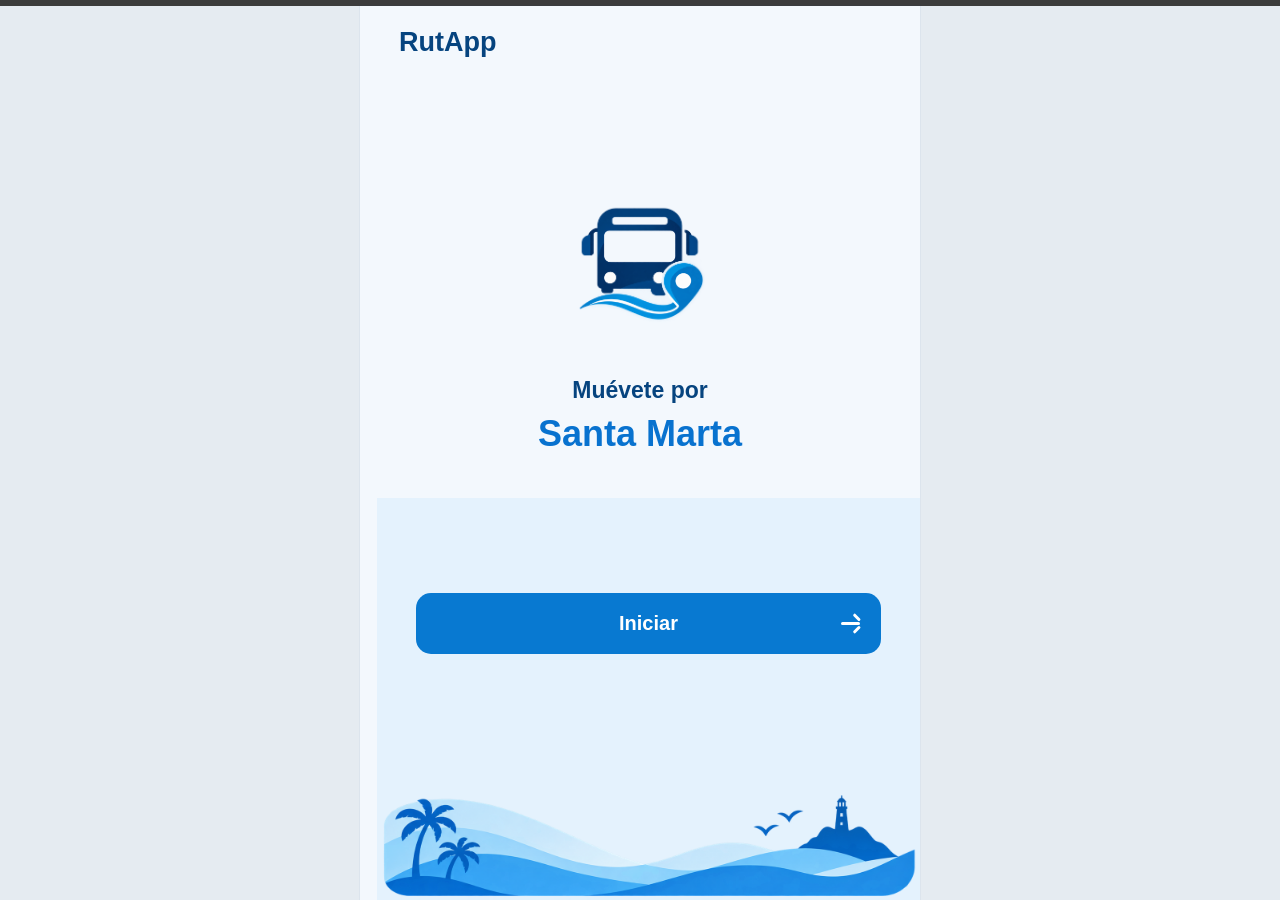
<file: index.html>
<!doctype html>
<html lang="es">
  <head>
    <meta charset="utf-8">
    <meta name="viewport" content="width=device-width, initial-scale=1">
    <meta name="theme-color" content="#f3f8fd">
    <script src="js/theme.js"></script>
    <title>RutApp | Muévete por Santa Marta</title>
    <link rel="stylesheet" href="css/global.css">
    <link rel="stylesheet" href="css/bienvenida.css">
  </head>
  <body>
    <main class="welcome-screen">
      <header class="brand">
        <p class="brand__name">RutApp</p>
      </header>

      <section class="welcome" aria-labelledby="welcome-title">
        <img
          class="welcome__logo"
          src="assets/images/logo.png"
          alt="Autobús de RutApp con un pin de ubicación y una ruta"
          width="170"
          height="150"
        >
        <h1 class="welcome__title" id="welcome-title">
          <span class="welcome__eyebrow">Muévete por</span>
          <span class="welcome__city">Santa Marta</span>
        </h1>
      </section>

      <section class="start-panel" aria-label="Comenzar">
        <a class="start-button" href="pages/inicio.html">
          <span>Iniciar</span>
          <span class="start-button__arrow" aria-hidden="true"></span>
        </a>
        <img
          class="start-panel__coast"
          src="assets/images/piedepag2.png"
          alt=""
          aria-hidden="true"
          width="2000"
          height="730"
        >
      </section>
    </main>
  </body>
</html>
</file>
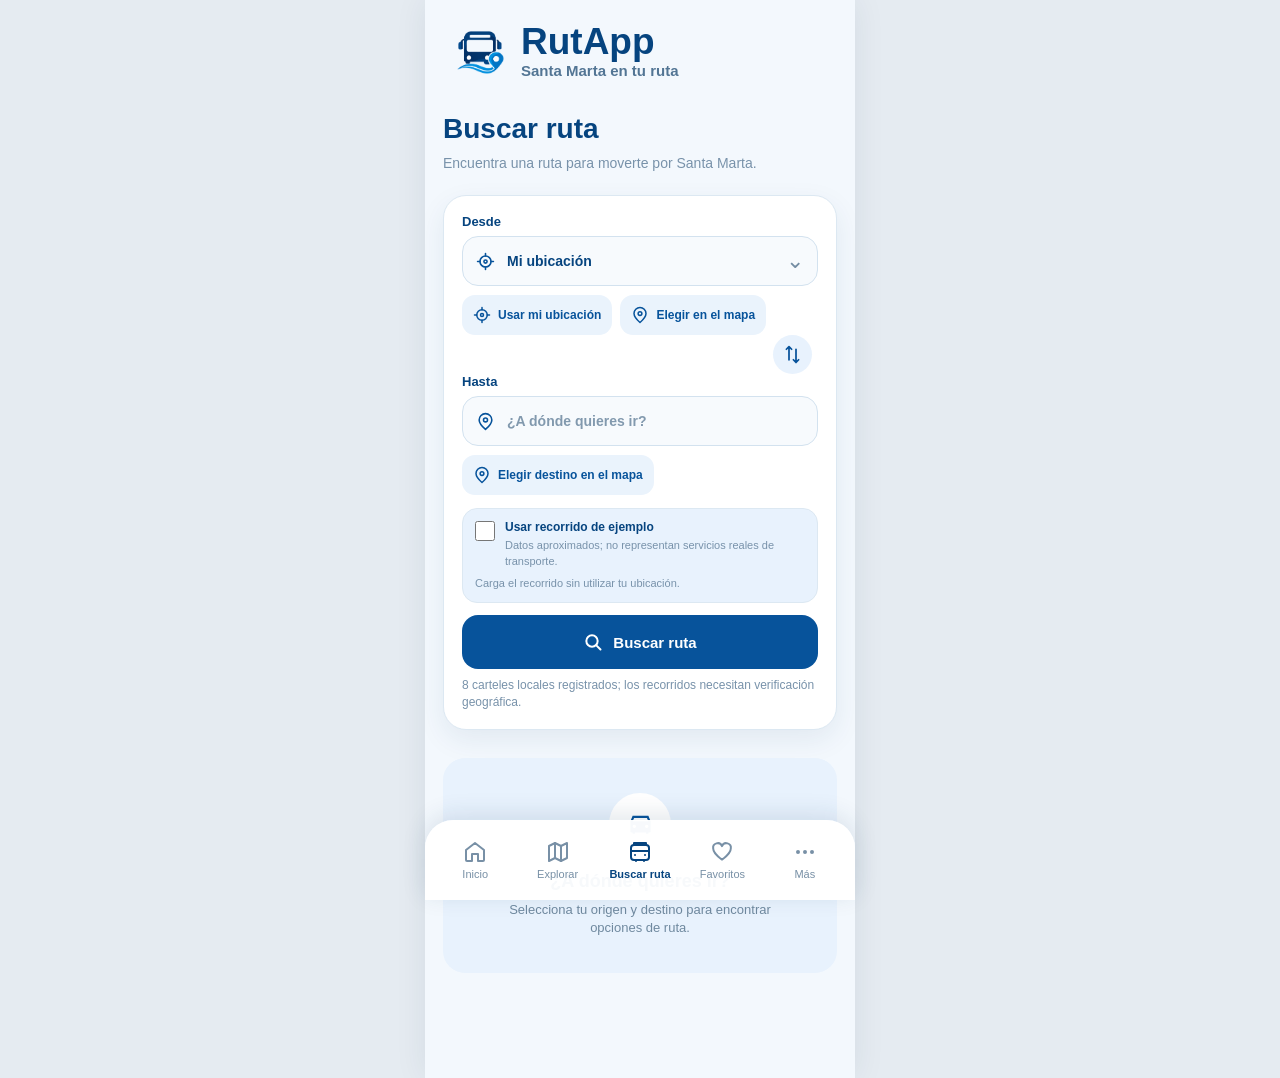
<file: pages/buscar-ruta.html>
<!doctype html>
<html lang="es">
  <head>
    <meta charset="utf-8">
    <meta name="viewport" content="width=device-width, initial-scale=1">
    <meta name="theme-color" content="#f3f8fd">
    <script src="../js/theme.js"></script>
    <title>RutApp | Buscar ruta</title>
    <link rel="stylesheet" href="../css/global.css">
    <link rel="stylesheet" href="../components/header.css">
    <link rel="stylesheet" href="../components/navbar.css">
    <link rel="stylesheet" href="../css/buscar-ruta.css">
    <script src="../js/global.js" defer></script>
    <script src="../components/header.js" defer></script>
    <script src="../components/navbar.js" defer></script>
    <script src="../js/maps.js" defer></script>
    <script src="../js/route-planner.js" defer></script>
    <script src="../js/buscar-ruta.js" defer></script>
  </head>
  <body>
    <main class="app-page route-page">
      <rutapp-header base="../"></rutapp-header>
      <header class="route-page__heading">
        <h1>Buscar ruta</h1>
        <p>Encuentra una ruta para moverte por Santa Marta.</p>
      </header>

      <form class="route-search" id="route-form" novalidate>
        <div class="route-search__field-group">
          <label class="route-search__label" for="origin-display">Desde</label>
          <div class="route-search__origin-field">
            <svg viewBox="0 0 24 24" aria-hidden="true">
              <circle cx="12" cy="12" r="7"></circle>
              <circle cx="12" cy="12" r="2"></circle>
              <path d="M12 2v3m0 14v3M2 12h3m14 0h3"></path>
            </svg>
            <input id="origin-display" type="text" value="Mi ubicación" readonly aria-describedby="origin-error">
            <span class="route-search__caret" aria-hidden="true">⌄</span>
          </div>
          <div class="route-search__origin-actions">
            <button type="button" class="route-search__minor" id="use-location">
              <svg viewBox="0 0 24 24" aria-hidden="true">
                <circle cx="12" cy="12" r="7"></circle>
                <circle cx="12" cy="12" r="2"></circle>
                <path d="M12 2v3m0 14v3M2 12h3m14 0h3"></path>
              </svg>
              Usar mi ubicación
            </button>
            <button type="button" class="route-search__minor" id="pick-origin">
              <svg viewBox="0 0 24 24" aria-hidden="true">
                <path d="M20 10c0 5-8 12-8 12S4 15 4 10a8 8 0 1 1 16 0Z"></path>
                <circle cx="12" cy="10" r="2.5"></circle>
              </svg>
              Elegir en el mapa
            </button>
          </div>
          <p class="route-search__error" id="origin-error" aria-live="polite"></p>
        </div>

        
<!-- HU03 y HU06: ubicación y puntos de abordaje cercanos -->
<section
  id="nearby-boardings"
  class="nearby-boardings"
  aria-labelledby="nearby-boardings-title"
  hidden
>
  <h2 id="nearby-boardings-title">
    Puntos de abordaje cerca de ti
  </h2>

  <p
    id="nearby-boardings-status"
    role="status"
    aria-live="polite"
  ></p>

  <div
    id="nearby-boardings-map"
    class="nearby-boardings__map"
    role="application"
    aria-label="Mapa de tu ubicación y puntos de abordaje cercanos"
  ></div>

  <ul
    id="nearby-boardings-list"
    class="nearby-boardings__list"
  ></ul>

  <p class="nearby-boardings__notice">
    Los puntos mostrados pertenecen a recorridos de
    demostración y no representan paraderos verificados.
  </p>
</section>


        <div class="route-search__swap-row">
          <button type="button" class="route-search__swap" id="swap-fields" aria-label="Intercambiar origen y destino" title="Intercambiar origen y destino">
            <svg viewBox="0 0 24 24" aria-hidden="true">
              <path d="M8 3v15m0-15L5 6m3-3 3 3M16 21V6m0 15 3-3m-3 3-3-3"></path>
            </svg>
          </button>
        </div>

        <div class="route-search__field-group route-search__field-group--destination">
          <label class="route-search__label" for="destination-input">Hasta</label>
          <div class="route-search__destination-field">
            <svg viewBox="0 0 24 24" aria-hidden="true">
              <path d="M20 10c0 5-8 12-8 12S4 15 4 10a8 8 0 1 1 16 0Z"></path>
              <circle cx="12" cy="10" r="2.5"></circle>
            </svg>
            <input id="destination-input" type="search" placeholder="¿A dónde quieres ir?" autocomplete="off" aria-autocomplete="list" aria-controls="destination-suggestions" aria-describedby="destination-error" required>
            <button type="button" class="route-search__clear" id="clear-destination" aria-label="Borrar destino" hidden>×</button>
          </div>
          <div class="route-search__suggestions" id="destination-suggestions" role="listbox" hidden></div>
          <button type="button" class="route-search__minor route-search__map-destination" id="pick-destination">
            <svg viewBox="0 0 24 24" aria-hidden="true">
              <path d="M20 10c0 5-8 12-8 12S4 15 4 10a8 8 0 1 1 16 0Z"></path>
              <circle cx="12" cy="10" r="2.5"></circle>
            </svg>
            Elegir destino en el mapa
          </button>
          <p class="route-search__error" id="destination-error" aria-live="polite"></p>
        </div>

        <section class="route-demo-control" aria-labelledby="demo-control-title">
          <label class="route-demo-control__label" for="use-demo-routes">
            <input id="use-demo-routes" type="checkbox">
            <span>
              <strong id="demo-control-title">Usar recorrido de ejemplo</strong>
              <small>Datos aproximados; no representan servicios reales de transporte.</small>
            </span>
          </label>
          <div class="route-demo-control__examples" id="demo-example-list" role="group" aria-label="Recorridos de ejemplo" hidden></div>
          <small class="route-demo-control__hint">Carga el recorrido sin utilizar tu ubicación.</small>
        </section>

        <button type="submit" class="route-search__submit" id="search-submit">
          <svg viewBox="0 0 24 24" aria-hidden="true">
            <circle cx="10.8" cy="10.8" r="6.8"></circle>
            <path d="m16 16 5 5"></path>
          </svg>
          Buscar ruta
        </button>
        <p class="route-search__message" id="route-message" role="status" aria-live="polite"></p>
      </form>

      <section class="route-results" id="route-results" aria-live="polite" aria-labelledby="results-title">
        <div class="route-results__icon" aria-hidden="true">
          <svg viewBox="0 0 24 24">
            <path d="M5 5h14l2 5v9a1 1 0 0 1-1 1h-1v1h-2v-1H7v1H5v-1H4a1 1 0 0 1-1-1v-9l2-5Zm0 5h14l-1.3-3H6.3L5 10Zm1.5 3a1.5 1.5 0 1 0 0 3 1.5 1.5 0 0 0 0-3Zm11 0a1.5 1.5 0 1 0 0 3 1.5 1.5 0 0 0 0-3Z"/>
          </svg>
        </div>
        <h2 id="results-title">¿A dónde quieres ir?</h2>
        <p id="results-description">Selecciona tu origen y destino para encontrar opciones de ruta.</p>
        <p class="route-results__notice" id="demo-notice" role="note" hidden></p>
        <div class="route-results__list" id="results-list"></div>
      </section>
    </main>

    <dialog class="map-dialog" id="map-dialog" aria-labelledby="map-title">
      <div class="map-dialog__header">
        <div>
          <h2 id="map-title">Elegir punto en el mapa</h2>
          <p id="map-hint">Mueve el mapa y pulsa sobre el punto.</p>
        </div>
        <button type="button" class="map-dialog__close" id="close-map" aria-label="Cerrar mapa">×</button>
      </div>
      <div class="map-dialog__canvas" id="selection-map" role="application" aria-label="Mapa interactivo para seleccionar una ubicación"></div>
      <p class="map-dialog__selection" id="map-selection" aria-live="polite">Aún no has seleccionado un punto.</p>
      <div class="map-dialog__actions">
        <button type="button" class="map-dialog__cancel" id="cancel-map">Cancelar</button>
        <button type="button" class="map-dialog__confirm" id="confirm-map" disabled>Confirmar punto</button>
      </div>
    </dialog>

    <rutapp-navbar base="../" active="buscar"></rutapp-navbar>
  </body>
</html>
</file>
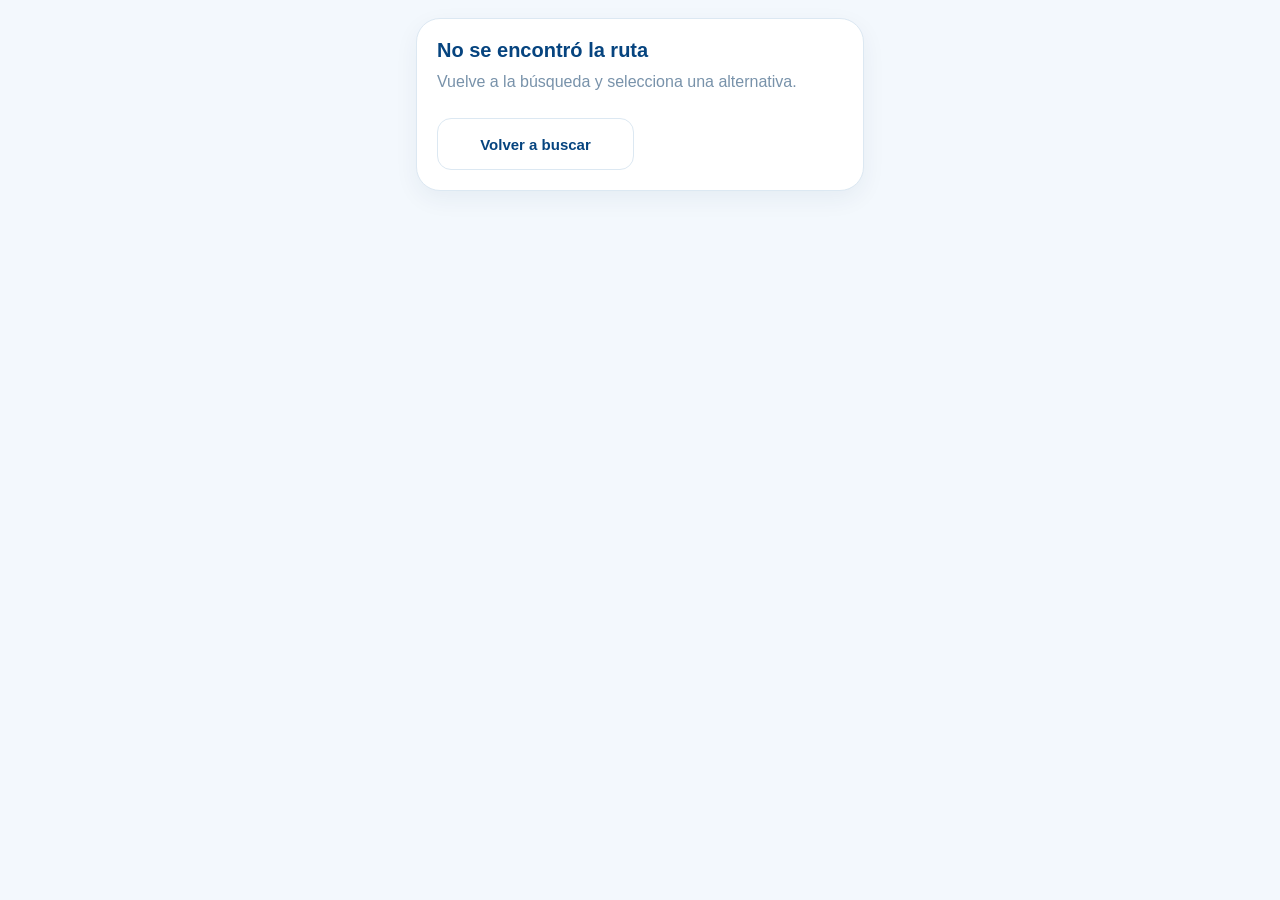
<file: pages/confirmar-ruta.html>
<!DOCTYPE html>
<html lang="es">
<head>
  <meta charset="UTF-8">
  <meta name="viewport" content="width=device-width, initial-scale=1.0">
  <meta name="theme-color" content="#f3f8fd">
  <script src="../js/theme.js"></script>
  <title>Confirmar ruta · RutApp</title>
  <link rel="stylesheet" href="../css/global.css">
  <link rel="stylesheet" href="../css/confirmar-ruta.css">
</head>
<body>
  <main id="confirm-route-root"></main>

  <script src="../js/global.js"></script>
  <script src="../js/theme.js"></script>
  <script src="../js/lugares-cercanos.js"></script>
  <script src="../js/confirmar-ruta.js"></script>
</body>
</html>
</file>
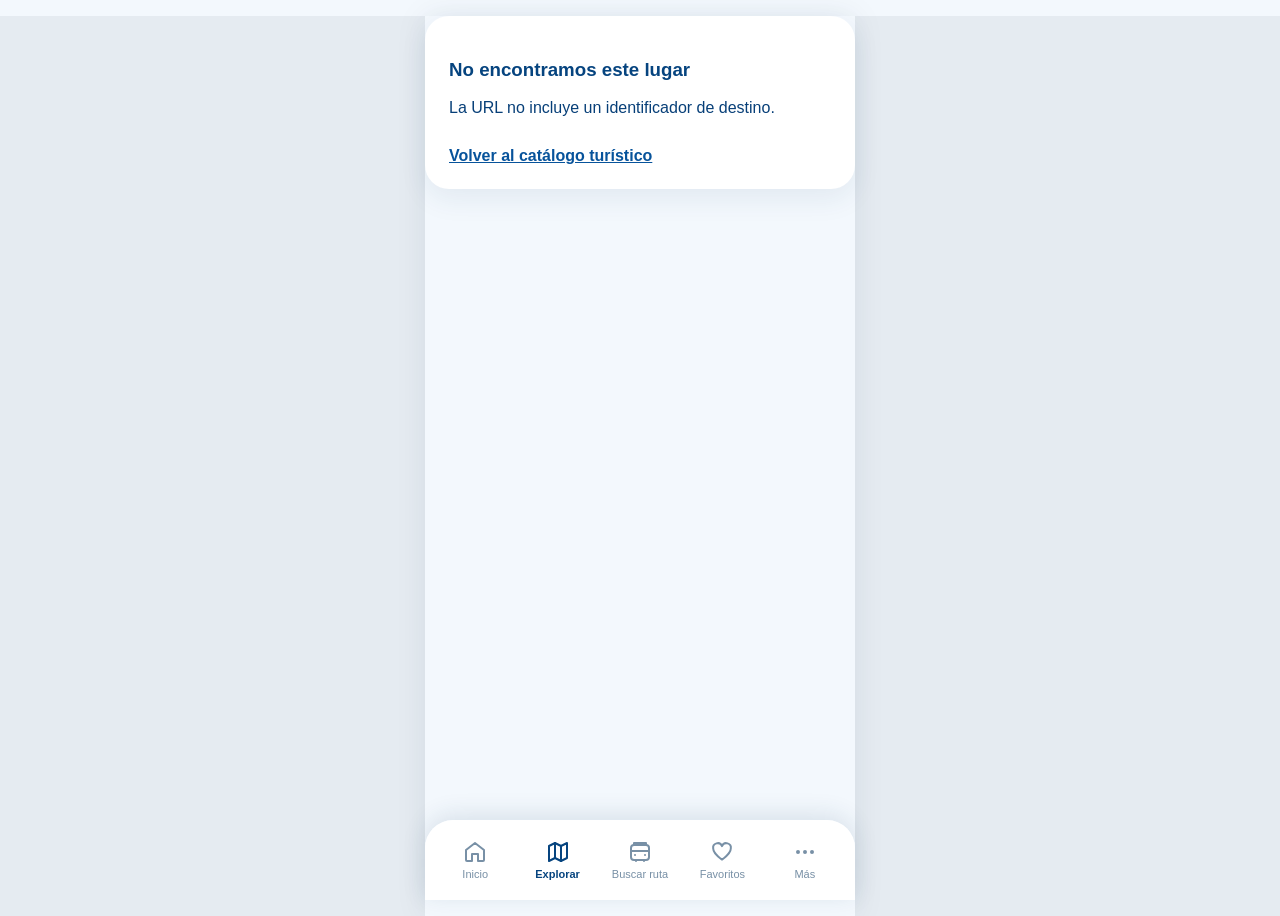
<file: pages/detalle-lugar.html>
<!doctype html>
<html lang="es">
  <head>
    <meta charset="utf-8">
    <meta name="viewport" content="width=device-width, initial-scale=1">
    <meta name="theme-color" content="#f3f8fd">
    <script src="../js/theme.js"></script>
    <title>RutApp | Detalle del lugar</title>
    <link rel="stylesheet" href="../css/global.css">
    <link rel="stylesheet" href="../components/header.css">
    <link rel="stylesheet" href="../components/navbar.css">
    <link rel="stylesheet" href="../css/detalle-lugar.css">
    <script src="../js/global.js" defer></script>
    <script src="../components/header.js" defer></script>
    <script src="../components/navbar.js" defer></script>
    <script src="../js/maps.js" defer></script>
    <script src="../js/detalle-lugar.js" defer></script>
  </head>
  <body>
    <main class="app-page place-detail-page">
      <article class="place-detail" id="place-detail" aria-live="polite">
        <p class="status-message" id="detail-status" role="status">Cargando lugar…</p>
      </article>
    </main>
    <rutapp-navbar base="../" active="explorar"></rutapp-navbar>
  </body>
</html>
</file>
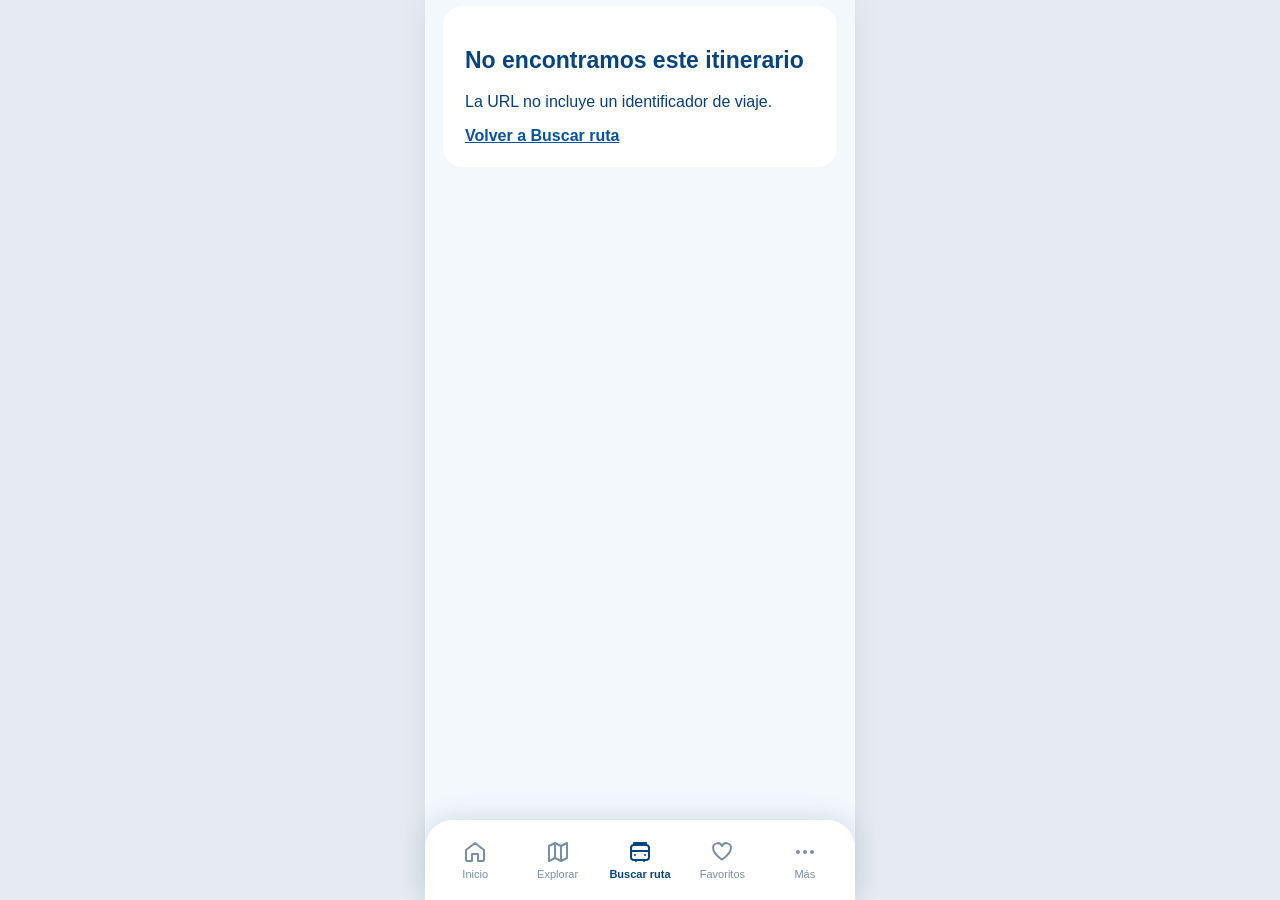
<file: pages/detalle-ruta.html>
<!doctype html>
<html lang="es">
  <head>
    <meta charset="utf-8">
    <meta name="viewport" content="width=device-width, initial-scale=1">
    <meta name="theme-color" content="#f3f8fd">
    <script src="../js/theme.js"></script>
    <title>RutApp | Tu viaje</title>
    <link rel="stylesheet" href="../css/global.css">
    <link rel="stylesheet" href="../components/navbar.css">
    <link rel="stylesheet" href="../css/detalle-ruta.css">
    <script src="../components/navbar.js" defer></script>
    <script src="../js/maps.js" defer></script>
    <script src="../js/lugares-cercanos.js" defer></script>
    <script src="../js/detalle-ruta.js" defer></script>
  </head>
  <body>
    <main class="app-page trip-page">
      <div id="trip-content" class="trip-content">
        <p class="status-message" role="status">Cargando itinerario…</p>
      </div>
    </main>
    <rutapp-navbar base="../" active="buscar"></rutapp-navbar>
  </body>
</html>
</file>
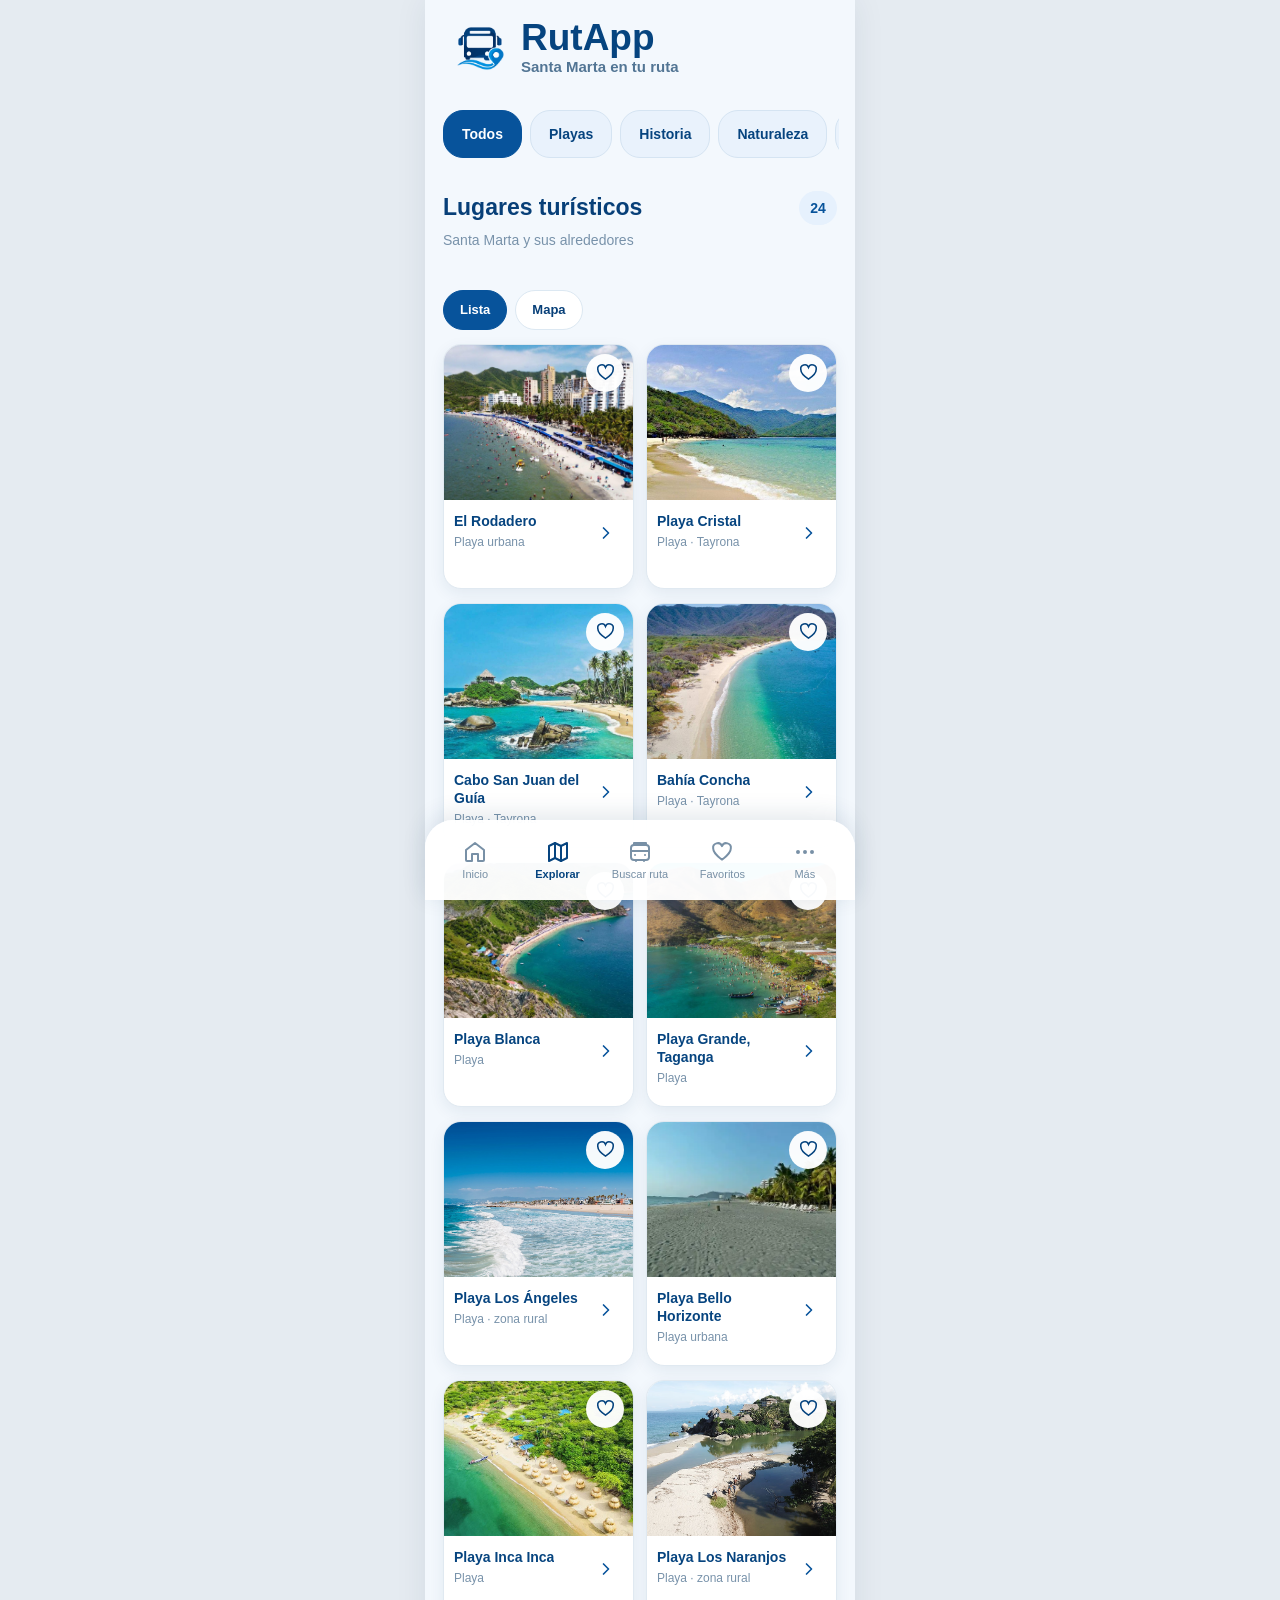
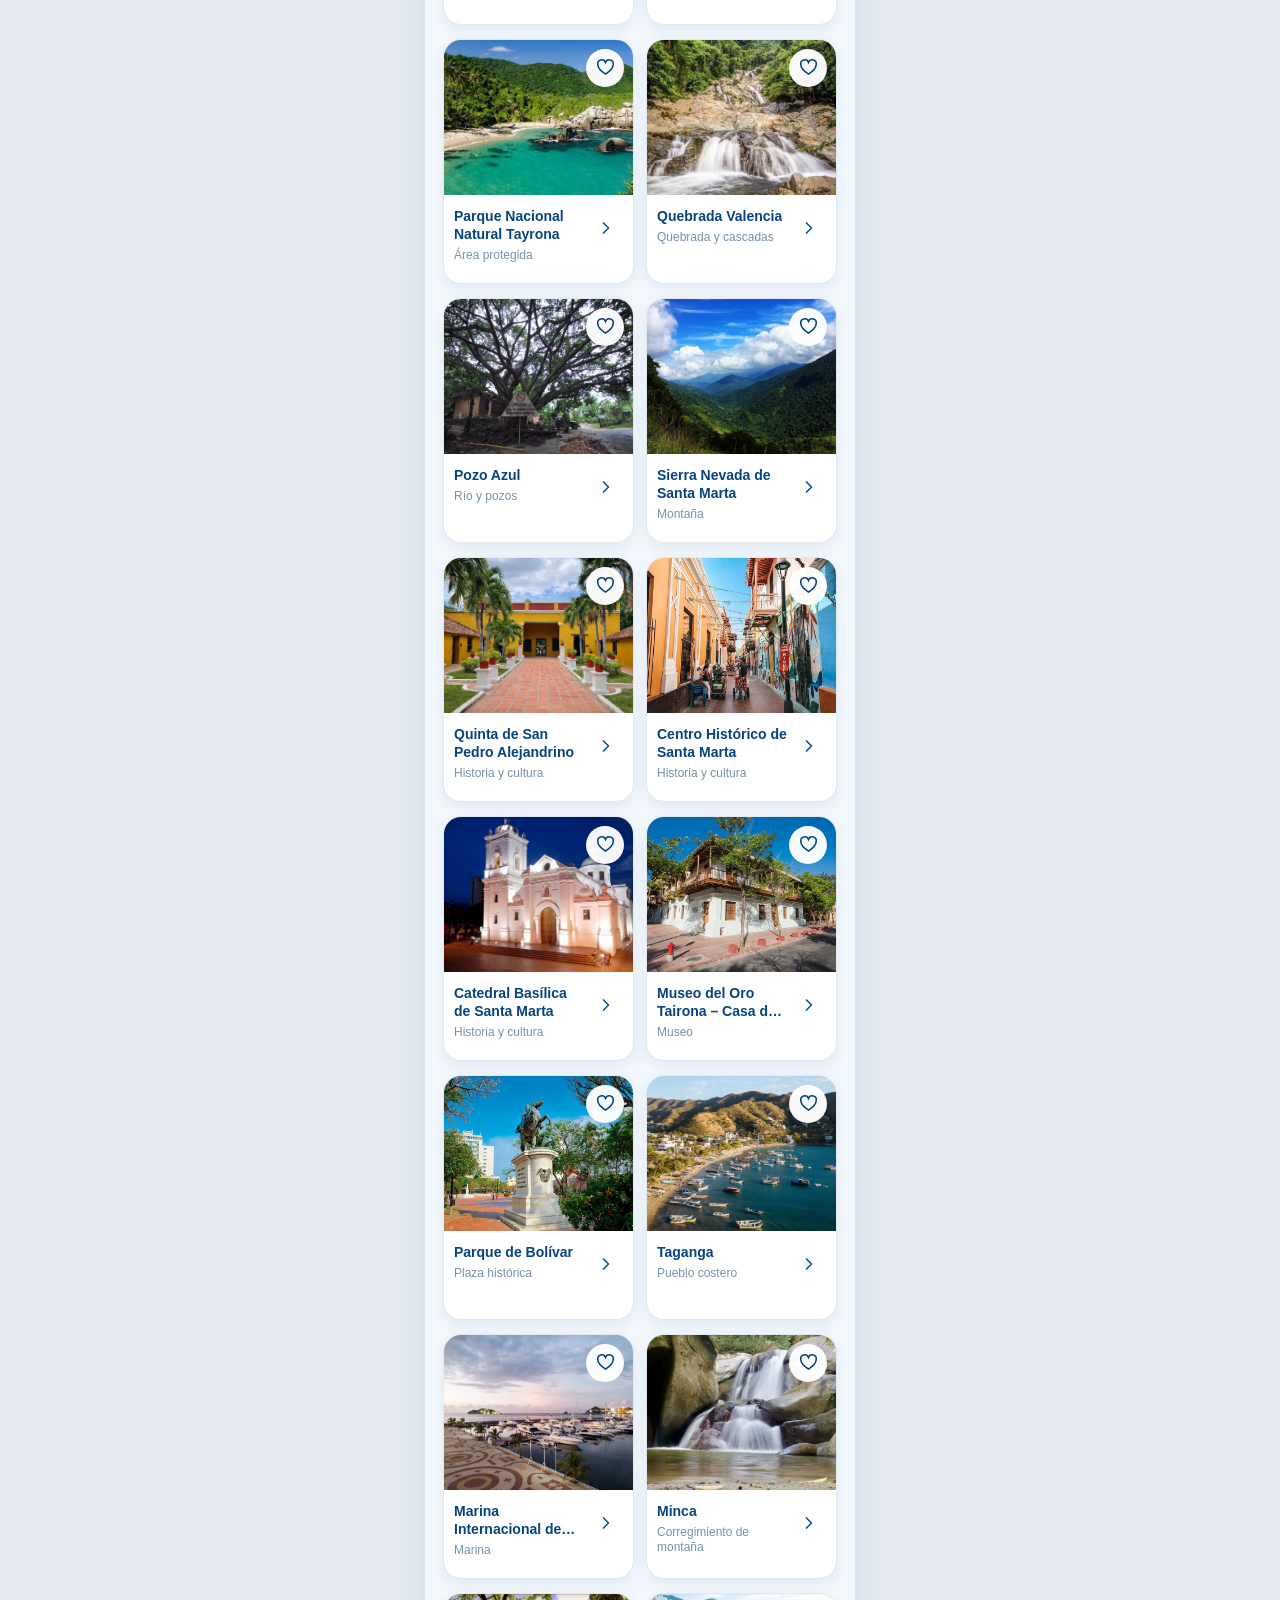
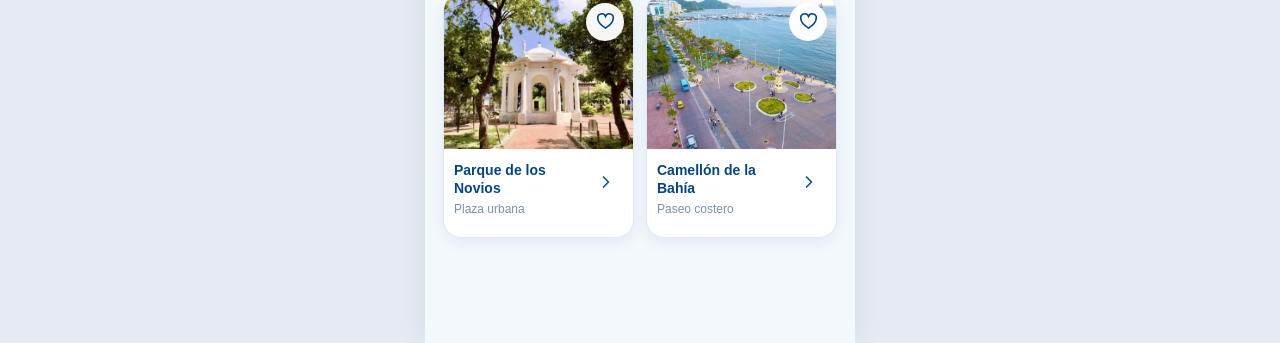
<file: pages/explorar.html>
<!doctype html>
<html lang="es">
  <head>
    <meta charset="utf-8">
    <meta name="viewport" content="width=device-width, initial-scale=1">
    <meta name="theme-color" content="#f3f8fd">
    <script src="../js/theme.js"></script>
    <title>RutApp | Explorar lugares</title>
    <link rel="stylesheet" href="../css/global.css">
    <link rel="stylesheet" href="../components/header.css">
    <link rel="stylesheet" href="../components/navbar.css">
    <link rel="stylesheet" href="../css/explorar.css">
    <script src="../js/global.js" defer></script>
    <script src="../components/header.js" defer></script>
    <script src="../components/navbar.js" defer></script>
    <script src="../js/maps.js" defer></script>
    <script src="../js/explorar.js" defer></script>
  </head>
  <body>
    <main class="app-page explore-page">
      <rutapp-header base="../"></rutapp-header>
      <nav class="category-filters" aria-label="Filtrar lugares por categoría">
        <button class="category-filter is-active" type="button" data-category="todos" aria-pressed="true">Todos</button>
        <button class="category-filter" type="button" data-category="playas" aria-pressed="false">Playas</button>
        <button class="category-filter" type="button" data-category="historia" aria-pressed="false">Historia</button>
        <button class="category-filter" type="button" data-category="naturaleza" aria-pressed="false">Naturaleza</button>
        <button class="category-filter" type="button" data-category="otros" aria-pressed="false">Otros</button>
      </nav>

      <section class="catalog" aria-labelledby="catalog-title">
        <div class="catalog__heading">
          <h1 id="catalog-title">Lugares turísticos</h1>
          <span class="catalog__count" id="results-count" aria-live="polite"></span>
        </div>
        <p class="catalog__subtitle" id="catalog-subtitle">Santa Marta y sus alrededores</p>
        <p class="status-message" id="catalog-status" role="status" aria-live="polite"></p>
        <div class="catalog-view-switch" role="group" aria-label="Tipo de vista">
          <button class="catalog-view-switch__button is-active" type="button" data-catalog-view="list" aria-pressed="true">Lista</button>
          <button class="catalog-view-switch__button" type="button" data-catalog-view="map" aria-pressed="false">Mapa</button>
        </div>
        <section class="catalog-map-panel" id="catalog-map-panel" aria-label="Mapa de lugares turísticos" hidden>
          <p class="catalog-map-panel__status" id="catalog-map-status" role="status" aria-live="polite"></p>
          <div class="catalog-map" id="catalog-map" role="application" aria-label="Mapa interactivo de lugares turísticos"></div>
          <p class="catalog-map-panel__note">Los marcadores aproximados se identifican en la ficha del lugar. Los puntos corresponden al catálogo de RutApp.</p>
        </section>
        <div class="place-grid" id="place-grid"></div>
      </section>
    </main>
    <rutapp-navbar base="../" active="explorar"></rutapp-navbar>
  </body>
</html>
</file>
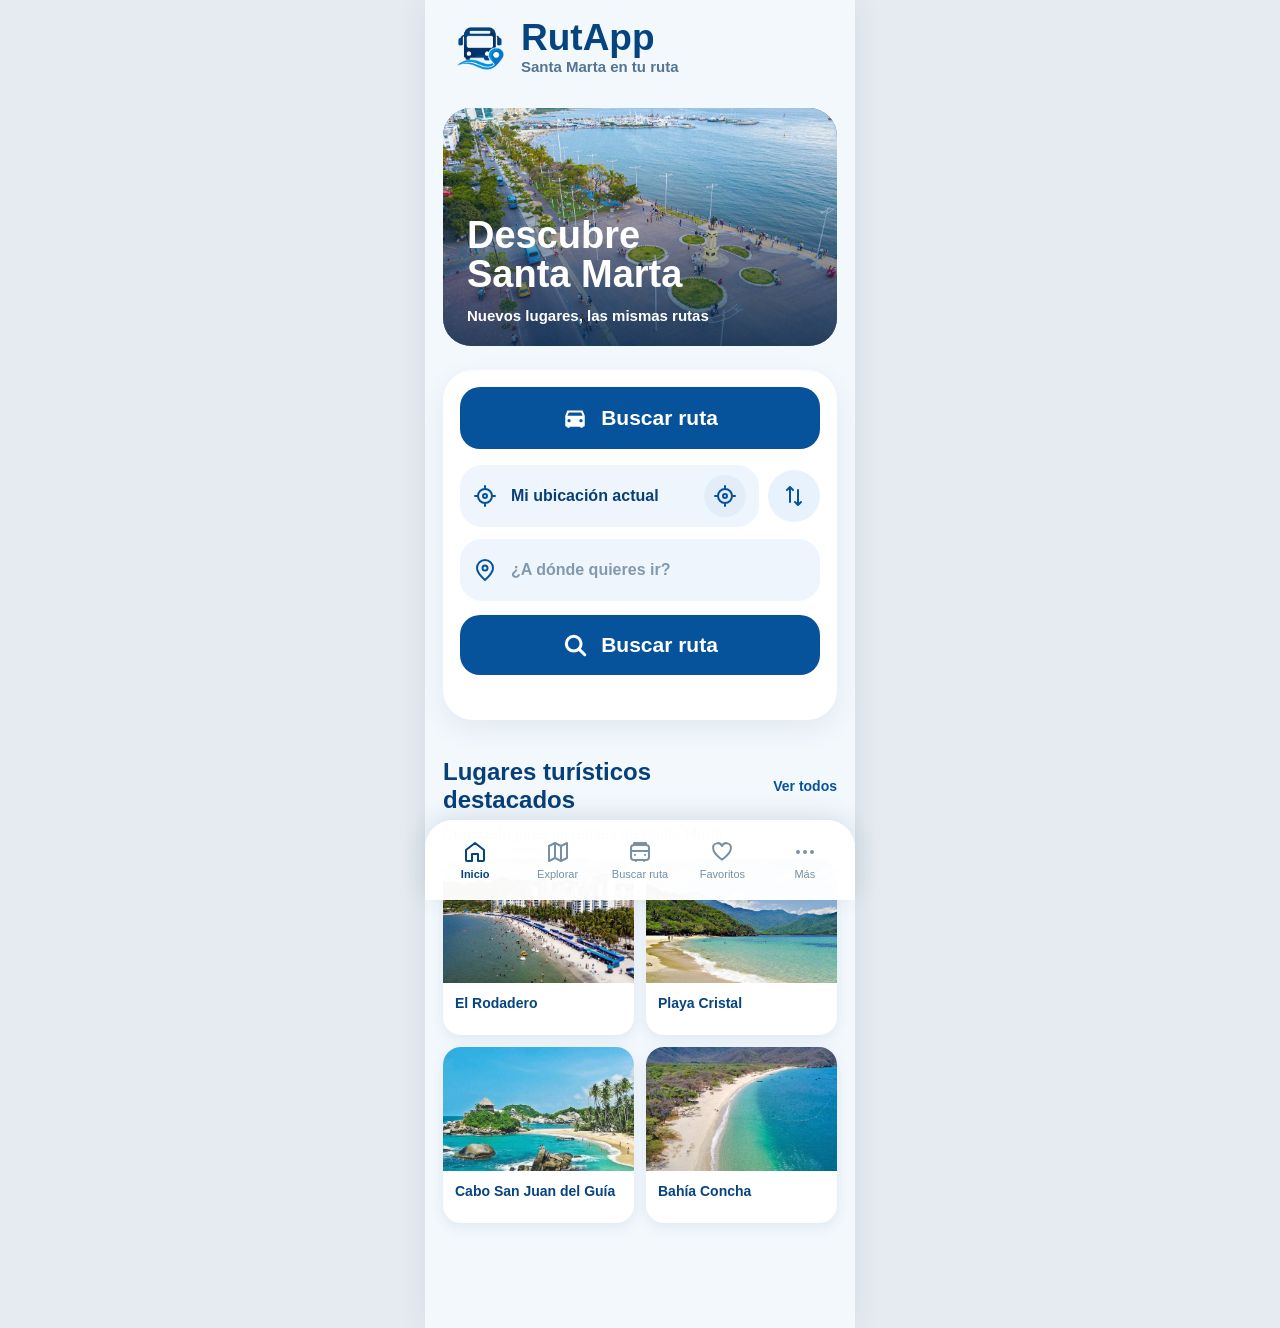
<file: pages/inicio.html>
<!doctype html>
<html lang="es">
  <head>
    <meta charset="utf-8">
    <meta name="viewport" content="width=device-width, initial-scale=1">
    <meta name="theme-color" content="#f3f8fd">
    <script src="../js/theme.js"></script>
    <title>RutApp | Inicio</title>
    <link rel="stylesheet" href="../css/global.css">
    <link rel="stylesheet" href="../components/header.css">
    <link rel="stylesheet" href="../components/navbar.css">
    <link rel="stylesheet" href="../css/inicio.css">
    <script src="../js/global.js" defer></script>
    <script src="../components/header.js" defer></script>
    <script src="../components/navbar.js" defer></script>
    <script src="../js/inicio.js" defer></script>
  </head>
  <body>
    <main class="app-page home-page">
      <rutapp-header base="../"></rutapp-header>

      <section class="home-hero" aria-labelledby="hero-title">
        <img class="home-hero__image" src="../assets/images/Camellon.jpg" alt="">
        <div class="home-hero__copy">
          <h1 id="hero-title">Descubre<br>Santa Marta</h1>
          <p>Nuevos lugares, las mismas rutas</p>
        </div>
      </section>

      <section class="search-card" id="buscador" aria-labelledby="search-title">
        <h2 class="visually-hidden" id="search-title">Buscar una ruta</h2>
        <div class="search-card__quick">
          <svg viewBox="0 0 24 24" aria-hidden="true">
            <path d="M5 5h14l2 5v9a1 1 0 0 1-1 1h-1v1h-2v-1H7v1H5v-1H4a1 1 0 0 1-1-1v-9l2-5Zm0 5h14l-1.3-3H6.3L5 10Zm1.5 3a1.5 1.5 0 1 0 0 3 1.5 1.5 0 0 0 0-3Zm11 0a1.5 1.5 0 1 0 0 3 1.5 1.5 0 0 0 0-3Z"/>
          </svg>
          Buscar ruta
        </div>

        <form class="route-form" id="route-form">
          <div class="route-form__origin-row">
            <label class="route-field route-field--origin">
              <svg viewBox="0 0 24 24" aria-hidden="true">
                <circle cx="12" cy="12" r="7"></circle>
                <circle cx="12" cy="12" r="2"></circle>
                <path d="M12 2v3m0 14v3M2 12h3m14 0h3"></path>
              </svg>
              <span class="visually-hidden">Origen</span>
              <input id="origin" name="origin" type="text" value="Mi ubicación actual" autocomplete="street-address">
              <button class="route-field__locate" id="locate-button" type="button" aria-label="Usar mi ubicación actual" title="Usar mi ubicación actual">
                <svg viewBox="0 0 24 24" aria-hidden="true">
                  <circle cx="12" cy="12" r="7"></circle>
                  <circle cx="12" cy="12" r="2"></circle>
                  <path d="M12 2v3m0 14v3M2 12h3m14 0h3"></path>
                </svg>
              </button>
            </label>
            <button class="route-form__swap" id="swap-button" type="button" aria-label="Intercambiar origen y destino" title="Intercambiar origen y destino">
              <svg viewBox="0 0 24 24" aria-hidden="true">
                <path d="M8 3v15m0-15L5 6m3-3 3 3M16 21V6m0 15 3-3m-3 3-3-3"></path>
              </svg>
            </button>
          </div>

          <label class="route-field route-field--destination">
            <svg viewBox="0 0 24 24" aria-hidden="true">
              <path d="M20 10c0 5-8 12-8 12S4 15 4 10a8 8 0 1 1 16 0Z"></path>
              <circle cx="12" cy="10" r="2.5"></circle>
            </svg>
            <span class="visually-hidden">Destino</span>
            <input id="destination" name="destination" type="text" placeholder="¿A dónde quieres ir?" autocomplete="street-address" required>
          </label>

          <button class="route-form__submit" type="submit">
            <svg viewBox="0 0 24 24" aria-hidden="true">
              <circle cx="10.8" cy="10.8" r="6.8"></circle>
              <path d="m16 16 5 5"></path>
            </svg>
            <span>Buscar ruta</span>
          </button>
          <p class="status-message route-form__status" id="route-status" role="status" aria-live="polite"></p>
        </form>
      </section>

      <section class="featured" aria-labelledby="featured-title">
        <div class="section-heading">
          <h2 id="featured-title">Lugares turísticos destacados</h2>
          <a href="explorar.html">Ver todos</a>
        </div>
        <p class="featured__intro">Conoce lugares increíbles de Santa Marta.</p>
        <div class="featured__list" id="featured-list" aria-live="polite"></div>
      </section>
    </main>
    <rutapp-navbar base="../" active="inicio"></rutapp-navbar>
  </body>
</html>
</file>
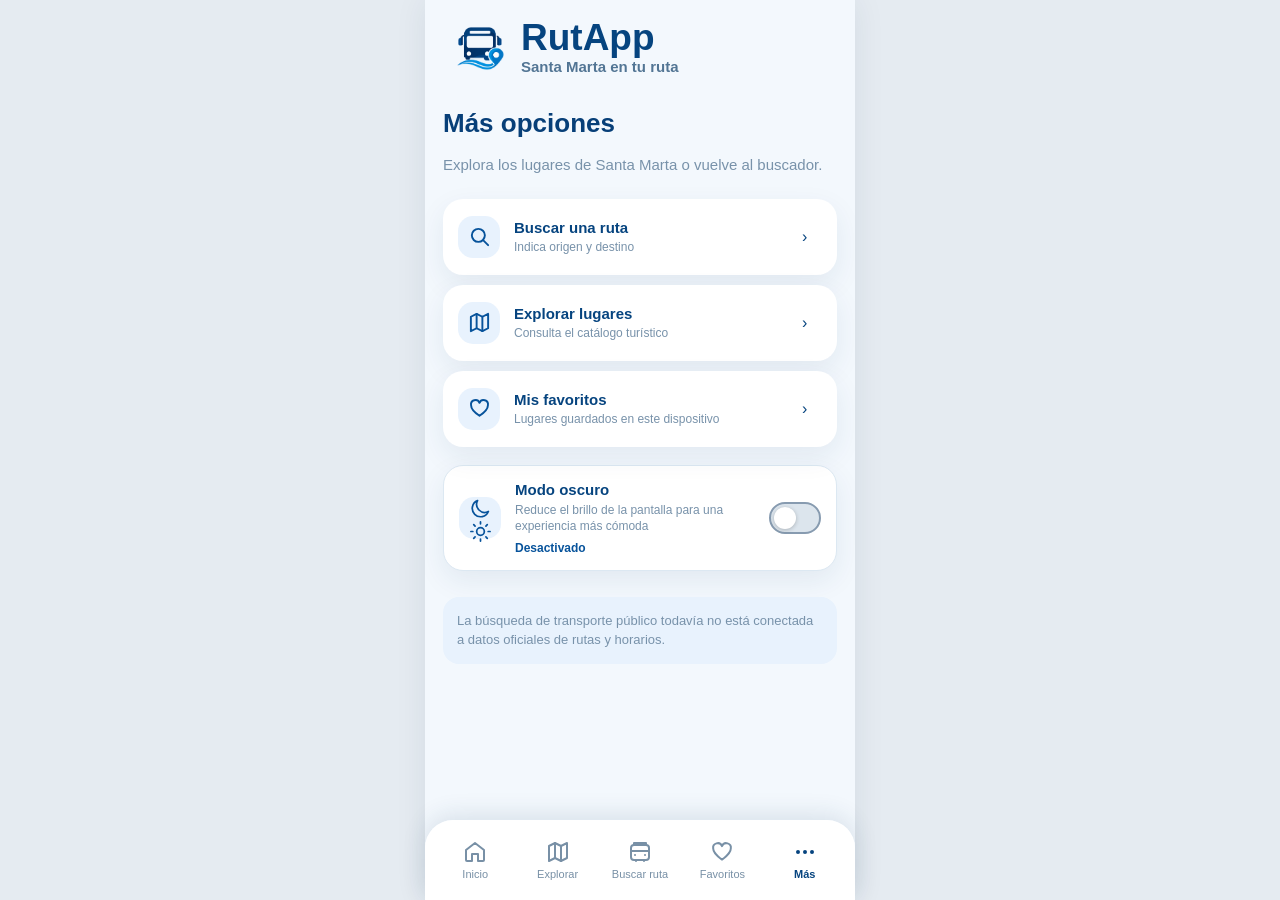
<file: pages/mas.html>
<!doctype html>
<html lang="es">
  <head>
    <meta charset="utf-8">
    <meta name="viewport" content="width=device-width, initial-scale=1">
    <meta name="theme-color" content="#f3f8fd">
    <script src="../js/theme.js"></script>
    <title>RutApp | Más opciones</title>
    <link rel="stylesheet" href="../css/global.css">
    <link rel="stylesheet" href="../components/header.css">
    <link rel="stylesheet" href="../components/navbar.css">
    <link rel="stylesheet" href="../css/mas.css">
    <script src="../components/header.js" defer></script>
    <script src="../components/navbar.js" defer></script>
  </head>
  <body>
    <main class="app-page more-page">
      <rutapp-header base="../"></rutapp-header>
      <section aria-labelledby="more-title">
        <h1 id="more-title">Más opciones</h1>
        <p class="more-page__intro">Explora los lugares de Santa Marta o vuelve al buscador.</p>
        <div class="more-links">
          <a href="inicio.html#buscador">
            <span class="more-links__icon" aria-hidden="true"><svg viewBox="0 0 24 24"><circle cx="10.8" cy="10.8" r="6.8"/><path d="m16 16 5 5"/></svg></span>
            <span><strong>Buscar una ruta</strong><small>Indica origen y destino</small></span>
            <span aria-hidden="true">›</span>
          </a>
          <a href="explorar.html">
            <span class="more-links__icon" aria-hidden="true"><svg viewBox="0 0 24 24"><path d="m3 6 6-3 6 3 6-3v15l-6 3-6-3-6 3z"/><path d="M9 3v15m6-12v15"/></svg></span>
            <span><strong>Explorar lugares</strong><small>Consulta el catálogo turístico</small></span>
            <span aria-hidden="true">›</span>
          </a>
          <a href="explorar.html?vista=favoritos">
            <span class="more-links__icon" aria-hidden="true"><svg viewBox="0 0 24 24"><path d="M20.8 8.6c0 5.2-8.8 11-8.8 11s-8.8-5.8-8.8-11A4.6 4.6 0 0 1 12 6.1a4.6 4.6 0 0 1 8.8 2.5Z"/></svg></span>
            <span><strong>Mis favoritos</strong><small>Lugares guardados en este dispositivo</small></span>
            <span aria-hidden="true">›</span>
          </a>
        </div>
        <section class="appearance-setting" aria-labelledby="appearance-title">
          <span class="appearance-setting__icon" aria-hidden="true">
            <svg data-theme-icon="moon" viewBox="0 0 24 24">
              <path d="M20.2 15.1A8.4 8.4 0 0 1 8.9 3.8 8.7 8.7 0 1 0 20.2 15.1Z"></path>
            </svg>
            <svg data-theme-icon="sun" viewBox="0 0 24 24" hidden>
              <circle cx="12" cy="12" r="4"></circle>
              <path d="M12 2v2m0 16v2M4.93 4.93l1.42 1.42m11.3 11.3 1.42 1.42M2 12h2m16 0h2M4.93 19.07l1.42-1.42m11.3-11.3 1.42-1.42"></path>
            </svg>
          </span>
          <span class="appearance-setting__copy">
            <strong id="appearance-title">Modo oscuro</strong>
            <small>Reduce el brillo de la pantalla para una experiencia más cómoda</small>
            <span class="appearance-setting__status" data-theme-status aria-live="polite">Desactivado</span>
          </span>
          <button class="appearance-setting__switch" type="button" role="switch" aria-checked="false" aria-label="Modo oscuro" data-theme-toggle>
            <span aria-hidden="true"></span>
          </button>
        </section>
        <p class="appearance-setting__message" data-theme-message role="status" aria-live="polite"></p>
        <p class="more-page__note">La búsqueda de transporte público todavía no está conectada a datos oficiales de rutas y horarios.</p>
      </section>
    </main>
    <rutapp-navbar base="../" active="mas"></rutapp-navbar>
  </body>
</html>
</file>
<file: css/global.css>
:root {
  color-scheme: light;
  --color-background: #f3f8fd;
  --color-panel: #e4f2fd;
  --color-surface: #fff;
  --color-surface-soft: #e8f2fd;
  --color-input-background: #f7fafd;
  --color-navbar-background: rgb(255 255 255 / 97%);
  --color-page-frame: #e5ebf1;
  --color-border: #dce8f2;
  --color-primary: #0879d1;
  --color-button-background: #07539b;
  --color-blue-dark: #06447f;
  --color-blue: #0879d1;
  --color-blue-deep: #07539b;
  --color-text: #073f78;
  --color-muted: #7892aa;
  --color-field: #eef5fd;
  --color-white: #fff;
  --color-error: #a52e38;
  --color-success: #16875b;
  --color-warning: #9a6500;
  --radius-card: 26px;
  --radius-control: 16px;
  --shadow-card: 0 10px 28px rgb(23 65 104 / 8%);
  --space-page: 18px;
  --font-family: Arial, Helvetica, sans-serif;
}

:root[data-theme="dark"] {
  color-scheme: dark;
  --color-background: #101c29;
  --color-panel: #172a3b;
  --color-surface: #1b2d3e;
  --color-surface-soft: #24394d;
  --color-input-background: #172839;
  --color-navbar-background: rgb(18 32 46 / 97%);
  --color-page-frame: #0c1722;
  --color-border: #354d64;
  --color-primary: #52a9ed;
  --color-button-background: #07539b;
  --color-blue-dark: #e4effa;
  --color-blue: #1769a8;
  --color-blue-deep: #79bdf2;
  --color-text: #e5eef7;
  --color-muted: #afc1d1;
  --color-field: #1a2c3d;
  --color-error: #ff9aa2;
  --color-success: #66d4a9;
  --color-warning: #ffd166;
  --shadow-card: 0 10px 28px rgb(0 0 0 / 22%);
}

* {
  box-sizing: border-box;
}

html {
  min-width: 320px;
  min-height: 100%;
  background: var(--color-background);
  scroll-behavior: smooth;
}

body {
  min-width: 320px;
  min-height: 100vh;
  min-height: 100dvh;
  margin: 0;
  background: var(--color-background);
  color: var(--color-text);
  font-family: var(--font-family);
}

button,
input {
  font: inherit;
}

button,
a {
  -webkit-tap-highlight-color: transparent;
}

a {
  color: inherit;
}

button:focus-visible,
a:focus-visible,
input:focus-visible {
  outline: 3px solid #53a9ec;
  outline-offset: 3px;
}

.app-page {
  width: min(100%, 430px);
  min-height: 100vh;
  min-height: 100dvh;
  margin-inline: auto;
  padding: 14px var(--space-page) calc(105px + env(safe-area-inset-bottom));
  overflow: clip;
}

.visually-hidden {
  position: absolute;
  width: 1px;
  height: 1px;
  padding: 0;
  overflow: hidden;
  clip: rect(0, 0, 0, 0);
  white-space: nowrap;
  clip-path: inset(50%);
}

.status-message {
  min-height: 1.4em;
  margin: 10px 0 0;
  color: var(--color-muted);
  font-size: 14px;
  line-height: 1.4;
}

.status-message[data-kind="error"] {
  color: var(--color-error);
}

.empty-state {
  grid-column: 1 / -1;
  padding: 24px;
  border-radius: var(--radius-card);
  background: var(--color-surface);
  color: var(--color-muted);
  text-align: center;
}

@media (min-width: 700px) {
  body {
    background: var(--color-page-frame);
  }

  .app-page {
    background: var(--color-background);
    box-shadow: 0 0 30px rgb(20 49 75 / 8%);
  }
}

:root[data-theme="dark"] body {
  background: var(--color-background);
}

:root[data-theme="dark"] .app-page {
  background: var(--color-background);
}

:root[data-theme="dark"] rutapp-navbar {
  background: var(--color-navbar-background);
  box-shadow: 0 -7px 28px rgb(0 0 0 / 24%);
}

:root[data-theme="dark"] .app-navbar__link {
  color: #a7bbce;
}

:root[data-theme="dark"] .app-navbar__link.is-active,
:root[data-theme="dark"] .app-header,
:root[data-theme="dark"] .app-header__tagline {
  color: var(--color-blue-dark);
}

:root[data-theme="dark"] .search-card,
:root[data-theme="dark"] .featured-card,
:root[data-theme="dark"] .place-card,
:root[data-theme="dark"] .place-detail,
:root[data-theme="dark"] .route-search,
:root[data-theme="dark"] .route-option,
:root[data-theme="dark"] .map-dialog,
:root[data-theme="dark"] .trip-route-card,
:root[data-theme="dark"] .trip-metric,
:root[data-theme="dark"] .trip-step,
:root[data-theme="dark"] .trip-error,
:root[data-theme="dark"] .more-links a,
:root[data-theme="dark"] .route-search__suggestions,
:root[data-theme="dark"] .route-search__suggestion {
  border-color: var(--color-border);
  background-color: var(--color-surface);
  color: var(--color-text);
}

:root[data-theme="dark"] .category-filter:not(.is-active),
:root[data-theme="dark"] .catalog__count,
:root[data-theme="dark"] .more-links__icon,
:root[data-theme="dark"] .more-page__note,
:root[data-theme="dark"] .place-detail__badge,
:root[data-theme="dark"] .place-detail__fact,
:root[data-theme="dark"] .place-detail__action--favorite,
:root[data-theme="dark"] .trip-step__icon,
:root[data-theme="dark"] .route-search__minor,
:root[data-theme="dark"] .route-search__swap,
:root[data-theme="dark"] .route-search__clear,
:root[data-theme="dark"] .route-results,
:root[data-theme="dark"] .route-option__badge,
:root[data-theme="dark"] .route-option__stat,
:root[data-theme="dark"] .map-dialog__close,
:root[data-theme="dark"] .map-dialog__cancel,
:root[data-theme="dark"] .route-field__locate,
:root[data-theme="dark"] .route-form__swap {
  background-color: var(--color-surface-soft);
  color: var(--color-blue-deep);
}

:root[data-theme="dark"] .route-field,
:root[data-theme="dark"] .route-search__origin-field,
:root[data-theme="dark"] .route-search__destination-field {
  border-color: var(--color-border);
  background-color: var(--color-input-background);
  color: var(--color-blue-deep);
}

:root[data-theme="dark"] .route-field input,
:root[data-theme="dark"] .route-search__origin-field input,
:root[data-theme="dark"] .route-search__destination-field input {
  color: var(--color-text);
}

:root[data-theme="dark"] .route-field input::placeholder,
:root[data-theme="dark"] .route-search__destination-field input::placeholder {
  color: #afc1d1;
}

:root[data-theme="dark"] .route-search__suggestion {
  border-bottom-color: #354d64;
}

:root[data-theme="dark"] .route-search__suggestion:hover,
:root[data-theme="dark"] .route-search__suggestion:focus-visible {
  background-color: #29445c;
}

:root[data-theme="dark"] .route-option__stops,
:root[data-theme="dark"] .route-results p,
:root[data-theme="dark"] .place-detail__description,
:root[data-theme="dark"] .place-detail__info-row span,
:root[data-theme="dark"] .place-detail__info-row a,
:root[data-theme="dark"] .trip-map__legend {
  color: var(--color-muted);
}

:root[data-theme="dark"] .place-detail__visit-info {
  background-color: var(--color-input-background);
}

:root[data-theme="dark"] .place-detail__info-row {
  border-top-color: var(--color-border);
}

:root[data-theme="dark"] .home-hero {
  background-color: #14577d;
}

:root[data-theme="dark"] .trip-step[data-kind="walk"] .trip-step__icon {
  background-color: #1c4438;
  color: var(--color-success);
}

:root[data-theme="dark"] .appearance-setting__switch:not([aria-checked="true"]) {
  border-color: #647f98;
  background-color: #344a5f;
}

:root[data-theme="dark"] .appearance-setting__switch > span {
  background-color: #e5eef7;
}

:root[data-theme="dark"] .route-form__submit,
:root[data-theme="dark"] .search-card__quick,
:root[data-theme="dark"] .route-search__submit,
:root[data-theme="dark"] .map-dialog__confirm,
:root[data-theme="dark"] .category-filter.is-active,
:root[data-theme="dark"] .place-detail__fact-icon,
:root[data-theme="dark"] .place-detail__action--route {
  background-color: var(--color-button-background);
  color: #fff;
}

:root[data-theme="dark"] .route-search__error,
:root[data-theme="dark"] .route-search__message[data-kind="error"],
:root[data-theme="dark"] .place-detail__message[data-kind="error"] {
  color: var(--color-error);
}

:root[data-theme="dark"] .route-results__icon {
  background-color: var(--color-surface);
  color: var(--color-blue-deep);
}

:root[data-theme="dark"] .map-dialog__canvas,
:root[data-theme="dark"] .place-detail__map,
:root[data-theme="dark"] .place-detail__map-canvas,
:root[data-theme="dark"] .trip-map {
  background-color: #24394d;
}

:root[data-theme="dark"] .place-detail__brand {
  color: #fff;
}

:root[data-theme="dark"] .place-detail__brand-copy {
  text-shadow: 0 1px 5px rgb(0 0 0 / 85%);
}

:root[data-theme="dark"] .place-detail__hero-label {
  background: rgb(255 255 255 / 95%);
  color: #06447f;
}

:root[data-theme="dark"] .place-card__favorite,
:root[data-theme="dark"] .place-detail__back,
:root[data-theme="dark"] .place-detail__icon-button,
:root[data-theme="dark"] .place-detail__map-button,
:root[data-theme="dark"] .trip-header__back {
  background: rgb(255 255 255 / 96%);
  color: #06447f;
}

:root[data-theme="dark"] .route-search__submit:disabled,
:root[data-theme="dark"] .map-dialog__confirm:disabled {
  opacity: 0.62;
}

@media (prefers-reduced-motion: no-preference) {
  html,
  body,
  .app-page,
  rutapp-navbar,
  .route-search,
  .route-results,
  .place-card,
  .featured-card,
  .trip-route-card,
  .trip-step,
  .more-links a {
    transition: background-color 160ms ease, color 160ms ease, border-color 160ms ease;
  }
}

/* Mapas (Leaflet + OpenStreetMap): las teselas se oscurecen en el tema oscuro. */
:root[data-theme="dark"] .leaflet-tile-pane {
  filter: invert(1) hue-rotate(180deg) brightness(0.95) contrast(0.9);
}

:root[data-theme="dark"] .leaflet-popup-content-wrapper,
:root[data-theme="dark"] .leaflet-popup-tip {
  background: var(--color-surface);
  color: var(--color-text);
}
</file>
<file: css/bienvenida.css>
body:has(.welcome-screen) {
  border-top: 6px solid #3c3c3c;
}

.welcome-screen {
  position: relative;
  display: grid;
  grid-template-rows: 12.4% 42.6% 45%;
  min-height: calc(100vh - 6px);
  min-height: calc(100dvh - 6px);
  overflow: hidden;
  background: var(--color-background);
}

.brand {
  padding: clamp(15px, 2.25vh, 22px) 7.7vw 0;
}

.brand__name {
  margin: 0;
  color: var(--color-blue-dark);
  font-size: clamp(23px, 5.35vw, 27px);
  font-weight: 600;
  line-height: 1.2;
}

.welcome {
  display: flex;
  flex-direction: column;
  align-items: center;
  padding-top: clamp(28px, 8.2vh, 80px);
  text-align: center;
}

.welcome__logo {
  display: block;
  width: min(34vw, 172px);
  height: clamp(128px, 15.4vh, 150px);
  object-fit: contain;
}

.welcome__title {
  display: flex;
  flex-direction: column;
  align-items: center;
  gap: 7px;
  margin: clamp(38px, 5.2vh, 51px) 0 0;
}

.welcome__eyebrow {
  color: var(--color-blue-dark);
  font-size: clamp(20px, 4.55vw, 23px);
  font-weight: 600;
  line-height: 1.25;
}

.welcome__city {
  color: #0872cf;
  font-size: clamp(30px, 7.15vw, 36px);
  font-weight: 700;
  line-height: 1.2;
}

.start-panel {
  position: relative;
  z-index: 0;
  min-width: 0;
  margin-left: 3.4vw;
  padding: clamp(64px, 10.55vh, 103px) 7% 0;
  background: var(--color-panel);
}

.start-button {
  position: relative;
  z-index: 1;
  display: flex;
  align-items: center;
  justify-content: center;
  width: 100%;
  min-height: 61px;
  padding: 12px 56px;
  border: 0;
  border-radius: 15px;
  background: var(--color-blue);
  color: #fff;
  font-size: 20px;
  font-weight: 700;
  text-align: center;
  text-decoration: none;
}

.start-button__arrow {
  position: absolute;
  right: 21px;
  width: 19px;
  height: 3px;
  border-radius: 2px;
  background: currentColor;
}

.start-button__arrow::before,
.start-button__arrow::after {
  position: absolute;
  right: 0;
  width: 9px;
  height: 3px;
  border-radius: 2px;
  background: currentColor;
  content: "";
}

.start-button__arrow::before {
  top: -3px;
  transform: rotate(45deg);
  transform-origin: right center;
}

.start-button__arrow::after {
  top: 3px;
  transform: rotate(-45deg);
  transform-origin: right center;
}

.start-panel__coast {
  position: absolute;
  z-index: -1;
  right: 0;
  bottom: 0;
  display: block;
  width: 100%;
  height: auto;
  pointer-events: none;
}

@media (max-height: 700px) {
  .welcome-screen {
    grid-template-rows: 12% 43% 45%;
  }

  .welcome {
    padding-top: 18px;
  }

  .welcome__logo {
    height: min(23vw, 110px);
  }

  .welcome__title {
    gap: 4px;
    margin-top: 20px;
  }

  .start-panel {
    padding-top: clamp(42px, 8vh, 64px);
  }
}

@media (min-width: 700px) {
  .welcome-screen {
    width: min(100%, 560px);
    min-height: calc(100vh - 6px);
    min-height: calc(100dvh - 6px);
    margin-inline: auto;
    box-shadow: 0 0 0 1px rgb(6 68 127 / 4%);
  }

  .brand {
    padding-left: 39px;
  }

  .start-panel {
    margin-left: 17px;
  }
}
</file>
<file: components/header.css>
rutapp-header {
  display: block;
}

.app-header {
  display: flex;
  align-items: center;
  gap: 12px;
  min-height: 82px;
  margin-bottom: 20px;
  color: var(--color-blue-dark);
  text-decoration: none;
}

.app-header__logo {
  flex: 0 0 58px;
  width: 58px;
  height: 58px;
  object-fit: contain;
}

.app-header__copy {
  display: flex;
  flex-direction: column;
  gap: 2px;
}

.app-header__name {
  font-size: clamp(29px, 8vw, 37px);
  font-weight: 700;
  line-height: 1;
}

.app-header__tagline {
  color: #527594;
  font-size: 15px;
  font-weight: 600;
}
</file>
<file: components/navbar.css>
rutapp-navbar {
  position: fixed;
  z-index: 20;
  right: 0;
  bottom: 0;
  left: 0;
  display: block;
  width: min(100%, 430px);
  margin-inline: auto;
  padding: 8px 10px calc(8px + env(safe-area-inset-bottom));
  border-radius: 28px 28px 0 0;
  background: rgb(255 255 255 / 97%);
  box-shadow: 0 -7px 28px rgb(21 55 88 / 10%);
}

.app-navbar {
  display: grid;
  grid-template-columns: repeat(5, minmax(0, 1fr));
  align-items: center;
  gap: 2px;
}

.app-navbar__link {
  display: flex;
  min-width: 0;
  min-height: 64px;
  flex-direction: column;
  align-items: center;
  justify-content: center;
  gap: 4px;
  border-radius: 18px;
  color: #7890a6;
  font-size: 11px;
  text-align: center;
  text-decoration: none;
}

.app-navbar__link.is-active {
  color: var(--color-blue-dark);
  font-weight: 700;
}

.app-navbar__icon {
  width: 24px;
  height: 24px;
}

@media (min-width: 700px) {
  rutapp-navbar {
    box-shadow: 0 -5px 25px rgb(21 55 88 / 12%);
  }
}
</file>
<file: css/buscar-ruta.css>
.route-page {
  padding-top: 6px;
}

.route-option__badge--selected {
  background: #e8f5ef;
  color: #16875b;
}

.route-option__badge--demo {
  background: #fff1cd;
  color: #7a5100;
}

.route-results__notice {
  max-width: 100%;
  margin-top: 12px !important;
  padding: 9px 11px;
  border: 1px solid #e8d18e;
  border-radius: 12px;
  background: #fff7df;
  color: #654800 !important;
  font-size: 11px !important;
  font-weight: 700;
  text-align: left;
}

.route-page rutapp-header {
  margin-inline: 8px;
}

.route-page__heading {
  margin: 20px 0 22px;
}

.route-page__heading h1 {
  margin: 0;
  color: var(--color-blue-dark);
  font-size: 28px;
  line-height: 1.2;
}

.route-page__heading p {
  margin: 8px 0 0;
  color: var(--color-muted);
  font-size: 14px;
  line-height: 1.4;
}

.route-search {
  padding: 18px;
  border: 1px solid #dce8f2;
  border-radius: 23px;
  background: var(--color-white);
  box-shadow: var(--shadow-card);
}

.route-search__field-group {
  position: relative;
}

.route-search__label {
  display: block;
  margin-bottom: 7px;
  color: var(--color-blue-dark);
  font-size: 13px;
  font-weight: 600;
}

.route-search__origin-field,
.route-search__destination-field {
  display: flex;
  min-width: 0;
  min-height: 50px;
  align-items: center;
  gap: 12px;
  padding: 0 13px;
  border: 1px solid #d3e2ef;
  border-radius: 16px;
  background: #f7fafd;
  color: var(--color-blue-deep);
}

.route-search__origin-field > svg,
.route-search__destination-field > svg {
  flex: 0 0 19px;
  width: 19px;
  height: 19px;
  fill: none;
  stroke: currentColor;
  stroke-linecap: round;
  stroke-linejoin: round;
  stroke-width: 2;
}

.route-search__origin-field input,
.route-search__destination-field input {
  width: 100%;
  min-width: 0;
  height: 46px;
  padding: 0;
  border: 0;
  outline: 0;
  background: transparent;
  color: var(--color-blue-dark);
  font-size: 14px;
  font-weight: 600;
}

.route-search__destination-field input::placeholder {
  color: #8299ae;
  opacity: 1;
}

.route-search__origin-field:focus-within,
.route-search__destination-field:focus-within {
  border-color: #7ab9e8;
  box-shadow: 0 0 0 2px rgb(83 169 236 / 15%);
}

.route-search__caret {
  color: #748da3;
  font-size: 22px;
  line-height: 1;
}

.route-search__origin-actions {
  display: flex;
  flex-wrap: wrap;
  gap: 8px;
  margin-top: 9px;
}

.route-search__minor {
  display: inline-flex;
  min-height: 40px;
  align-items: center;
  justify-content: center;
  gap: 7px;
  padding: 0 11px;
  border: 0;
  border-radius: 13px;
  background: #eaf3fc;
  color: var(--color-blue-deep);
  font-size: 12px;
  font-weight: 600;
  cursor: pointer;
}

.route-search__minor svg {
  flex: 0 0 18px;
  width: 18px;
  height: 18px;
  fill: none;
  stroke: currentColor;
  stroke-linecap: round;
  stroke-linejoin: round;
  stroke-width: 2;
}

.route-search__swap-row {
  display: flex;
  min-height: 39px;
  justify-content: flex-end;
  padding-right: 6px;
}

.route-search__swap {
  display: grid;
  width: 39px;
  height: 39px;
  place-items: center;
  border: 0;
  border-radius: 50%;
  background: #e8f2fd;
  color: var(--color-blue-deep);
  cursor: pointer;
}

.route-search__swap svg {
  width: 21px;
  height: 21px;
  fill: none;
  stroke: currentColor;
  stroke-linecap: round;
  stroke-linejoin: round;
  stroke-width: 2;
}

.route-search__map-destination {
  margin-top: 9px;
}

.route-search__clear {
  flex: 0 0 30px;
  width: 30px;
  height: 30px;
  border: 0;
  border-radius: 50%;
  background: #e7eef5;
  color: var(--color-blue-dark);
  font-size: 22px;
  line-height: 1;
  cursor: pointer;
}

.route-search__clear[hidden] {
  display: none;
}

.route-search__suggestions {
  position: absolute;
  z-index: 4;
  top: calc(100% - 1px);
  right: 0;
  left: 0;
  max-height: 235px;
  overflow: auto;
  border: 1px solid #dbe6f0;
  border-radius: 0 0 15px 15px;
  background: #fff;
  box-shadow: 0 8px 18px rgb(23 65 104 / 12%);
}

.route-search__suggestions[hidden] {
  display: none;
}

.route-search__suggestion {
  display: block;
  width: 100%;
  min-height: 52px;
  padding: 8px 13px;
  border: 0;
  border-bottom: 1px solid #edf2f7;
  background: #fff;
  color: var(--color-blue-dark);
  text-align: left;
  cursor: pointer;
}

.route-search__suggestion strong,
.route-search__suggestion span {
  display: block;
}

.route-search__suggestion strong {
  font-size: 13px;
}

.route-search__suggestion span {
  margin-top: 3px;
  color: var(--color-muted);
  font-size: 11px;
}

.route-search__suggestion:hover,
.route-search__suggestion:focus-visible {
  background: #f2f7fc;
}

.route-search__error {
  min-height: 0;
  margin: 5px 0 0;
  color: #a52e38;
  font-size: 12px;
}

.route-search__error:empty {
  display: none;
}

.route-search__submit {
  display: flex;
  width: 100%;
  min-height: 54px;
  align-items: center;
  justify-content: center;
  gap: 10px;
  margin-top: 12px;
  border: 0;
  border-radius: 16px;
  background: var(--color-blue-deep);
  color: #fff;
  font-size: 15px;
  font-weight: 700;
  cursor: pointer;
}

.route-search__submit:disabled {
  cursor: wait;
  opacity: 0.75;
}

.route-search__submit svg {
  width: 20px;
  height: 20px;
  fill: none;
  stroke: currentColor;
  stroke-linecap: round;
  stroke-linejoin: round;
  stroke-width: 2.4;
}

.route-search__message {
  min-height: 0;
  margin: 8px 0 0;
  color: var(--color-muted);
  font-size: 12px;
  line-height: 1.4;
}

.route-search__message:empty {
  display: none;
}

.route-search__message[data-kind="error"] {
  color: #a52e38;
}

.route-demo-control {
  margin-top: 13px;
  padding: 11px 12px;
  border: 1px solid var(--color-border);
  border-radius: 15px;
  background: var(--color-surface-soft);
}

.route-demo-control__label {
  display: flex;
  align-items: flex-start;
  gap: 10px;
  color: var(--color-blue-dark);
  cursor: pointer;
}

.route-demo-control__label input {
  flex: 0 0 20px;
  width: 20px;
  height: 20px;
  margin: 1px 0 0;
  accent-color: var(--color-blue-deep);
}

.route-demo-control__label strong,
.route-demo-control__label small {
  display: block;
}

.route-demo-control__label strong {
  font-size: 12px;
}

.route-demo-control__label small {
  margin-top: 4px;
  color: var(--color-muted);
  font-size: 11px;
  line-height: 1.4;
}

.route-demo-control__examples {
  display: grid;
  justify-items: start;
  gap: 7px;
  margin-top: 9px;
}

.route-demo-control__sample {
  max-width: 100%;
  white-space: normal;
  text-align: center;
  line-height: 1.35;
}

.route-demo-control__hint {
  display: block;
  margin-top: 7px;
  color: var(--color-muted);
  font-size: 11px;
  line-height: 1.4;
  overflow-wrap: anywhere;
}

.route-demo-control__examples[hidden],
.route-results__notice[hidden] {
  display: none;
}

.route-results {
  display: flex;
  min-height: 215px;
  flex-direction: column;
  align-items: center;
  justify-content: center;
  margin-top: 28px;
  padding: 24px;
  border-radius: 22px;
  background: #e8f2fd;
  text-align: center;
}

.route-results__icon {
  display: grid;
  width: 62px;
  height: 62px;
  place-items: center;
  border-radius: 50%;
  background: #fff;
  color: var(--color-blue-deep);
}

.route-results__icon svg {
  width: 27px;
  height: 27px;
  fill: currentColor;
}

.route-results h2 {
  margin: 16px 0 0;
  color: var(--color-blue-dark);
  font-size: 18px;
}

.route-results p {
  max-width: 300px;
  margin: 9px 0 0;
  color: #6f899f;
  font-size: 13px;
  line-height: 1.45;
}

.route-results__list {
  display: grid;
  width: 100%;
  gap: 12px;
  margin-top: 16px;
  text-align: left;
}

.route-results__list:empty {
  display: none;
}

.route-option {
  padding: 14px;
  border: 1px solid #dce8f2;
  border-radius: 17px;
  background: #fff;
  box-shadow: 0 4px 14px rgb(23 65 104 / 7%);
}

.route-option__heading {
  display: flex;
  align-items: flex-start;
  justify-content: space-between;
  gap: 10px;
}

.route-option__heading h3 {
  margin: 0;
  color: var(--color-blue-dark);
  font-size: 15px;
  line-height: 1.3;
}

.route-option__badge {
  flex: 0 0 auto;
  padding: 5px 8px;
  border-radius: 14px;
  background: #e8f2fd;
  color: var(--color-blue-deep);
  font-size: 10px;
  font-weight: 700;
}

.route-option__summary {
  margin: 6px 0 12px;
  color: var(--color-muted);
  font-size: 11px;
  line-height: 1.4;
  overflow-wrap: anywhere;
}

.route-option__posters {
  display: flex;
  gap: 8px;
  margin: 0 0 12px;
  overflow-x: auto;
  padding-bottom: 2px;
}

.route-option__posters img {
  flex: 0 0 auto;
  width: 96px;
  height: 66px;
  border: 1px solid var(--color-border);
  border-radius: 9px;
  background: var(--color-surface-soft);
  object-fit: cover;
}

.route-option__stats {
  display: grid;
  grid-template-columns: repeat(4, minmax(0, 1fr));
  gap: 5px;
}

.route-option__stat {
  padding: 8px 4px;
  border-radius: 11px;
  background: #f3f8fd;
  text-align: center;
}

.route-option__stat strong,
.route-option__stat span {
  display: block;
}

.route-option__stat strong {
  color: var(--color-blue-dark);
  font-size: 12px;
}

.route-option__stat span {
  margin-top: 3px;
  color: var(--color-muted);
  font-size: 9px;
}

.route-option__stops {
  display: grid;
  gap: 6px;
  margin: 11px 0;
  color: #607f99;
  font-size: 11px;
  line-height: 1.35;
}

.route-option__details {
  display: inline-flex;
  min-height: 38px;
  align-items: center;
  gap: 8px;
  color: var(--color-blue-deep);
  font-size: 12px;
  font-weight: 700;
  text-decoration: none;
}

.route-option__notice {
  margin: 10px 0 0 !important;
  color: var(--color-muted);
  font-size: 10px !important;
  line-height: 1.4;
  text-align: left;
}

.route-results[data-state="loading"] {
  opacity: 0.75;
}

.route-results[data-state="empty"] {
  min-height: 190px;
}

.map-dialog {
  width: min(100% - 24px, 430px);
  max-width: 430px;
  max-height: min(90dvh, 760px);
  padding: 16px;
  overflow: hidden;
  border: 0;
  border-radius: 24px;
  background: #fff;
  color: var(--color-blue-dark);
  box-shadow: 0 20px 60px rgb(9 38 64 / 35%);
}

.map-dialog::backdrop {
  background: rgb(5 26 45 / 60%);
}

.map-dialog__header {
  display: flex;
  align-items: flex-start;
  justify-content: space-between;
  gap: 10px;
  margin-bottom: 12px;
}

.map-dialog__header h2 {
  margin: 0;
  font-size: 19px;
}

.map-dialog__header p {
  margin: 5px 0 0;
  color: var(--color-muted);
  font-size: 12px;
}

.map-dialog__close {
  flex: 0 0 38px;
  width: 38px;
  height: 38px;
  border: 0;
  border-radius: 50%;
  background: #eaf3fc;
  color: var(--color-blue-dark);
  font-size: 25px;
  cursor: pointer;
}

.map-dialog__canvas {
  height: min(50dvh, 390px);
  min-height: 230px;
  border-radius: 16px;
  background: #e4edf4;
}

.map-dialog__selection {
  min-height: 1.4em;
  margin: 10px 0;
  color: var(--color-muted);
  font-size: 13px;
}

.map-dialog__actions {
  display: grid;
  grid-template-columns: 1fr 1fr;
  gap: 9px;
}

.map-dialog__actions button {
  min-height: 48px;
  border: 0;
  border-radius: 14px;
  font-size: 14px;
  font-weight: 700;
  cursor: pointer;
}

.map-dialog__cancel {
  background: #eaf3fc;
  color: var(--color-blue-dark);
}

.map-dialog__confirm {
  background: var(--color-blue-deep);
  color: #fff;
}

.map-dialog__confirm:disabled {
  cursor: not-allowed;
  opacity: 0.48;
}

@media (max-width: 350px) {
  .route-search {
    padding: 14px;
  }

  .route-search__minor {
    padding-inline: 9px;
    font-size: 11px;
  }

  .route-search__origin-actions {
    gap: 6px;
  }

  .route-results {
    padding-inline: 16px;
  }

  .route-option__stats {
    grid-template-columns: repeat(2, minmax(0, 1fr));
  }
}

@media (min-width: 700px) {
  .route-page {
    padding-top: 10px;
  }
}


/* HU03 y HU06 - Puntos de abordaje cercanos */

.nearby-boardings {
  margin: 20px 0;
  padding: 16px;
  background: var(--color-white);
  border: 1px solid #dce8f2;
  border-radius: 18px;
}

.nearby-boardings h2 {
  margin: 0 0 12px;
  color: var(--color-blue-dark);
  font-size: 20px;
  line-height: 1.3;
}

#nearby-boardings-status {
  color: var(--color-muted);
  font-size: 13px;
  line-height: 1.5;
  margin: 0 0 14px;
}

.nearby-boardings__map {
  width: 100%;
  min-height: 270px;
  border-radius: 14px;
  overflow: hidden;
}

.nearby-boardings__list {
  list-style: none;
  padding: 0;
  margin: 14px 0;
  display: grid;
  gap: 10px;
}

.nearby-boardings__list li {
  padding: 0;
  margin: 0;
}

.nearby-boardings__list button {
  width: 100%;
  padding: 14px;
  background: #eef6fd;
  border: 1px solid #d6e6f5;
  border-left: 4px solid #e88b24;
  border-radius: 12px;
  color: #17476f;
  font-family: inherit;
  font-size: 13px;
  font-weight: 600;
  line-height: 1.5;
  text-align: left;
  cursor: pointer;
  white-space: normal;
}

.nearby-boardings__list button:hover {
  background: #e0effb;
}

.nearby-boardings__list button:focus-visible {
  outline: 3px solid #0879d1;
  outline-offset: 2px;
}

.nearby-boardings__notice {
  margin: 12px 0 0;
  padding: 10px;
  background: #fff7e8;
  border-radius: 10px;
  color: #80551b;
  font-size: 12px;
  line-height: 1.5;
}

[data-theme="dark"] .nearby-boardings__list button {
  background: #1c3046;
  color: #f1f6fc;
  border-color: #456078;
  border-left-color: #e88b24;
}

[data-theme="dark"] .nearby-boardings__notice {
  background: #45351e;
  color: #ffe0a3;
}


/* ===== Tarjetas compactas de rutas disponibles ===== */

.route-results[data-state="results"] {
  padding: 16px;
}

.route-results__list {
  gap: 12px;
}

.route-option {
  padding: 16px;
  border-radius: 19px;
  border: 1px solid #dce8f2;
  background: #ffffff;
  box-shadow: 0 4px 14px rgba(20, 65, 105, 0.05);
}

.route-option__heading {
  display: flex;
  align-items: flex-start;
  justify-content: space-between;
  gap: 10px;
}

.route-option__heading h3 {
  min-width: 0;
  font-size: 16px;
  line-height: 1.35;
}

.route-option__badge {
  white-space: nowrap;
  font-size: 10px;
}

.route-option__summary {
  margin: 8px 0 15px;
  color: #6b849c;
  font-size: 13px;
}

/* Dos métricas grandes */
.route-option__stats {
  display: grid;
  grid-template-columns: repeat(2, minmax(0, 1fr));
  gap: 10px;
}

.route-option__stat {
  display: flex;
  flex-direction: column;
  align-items: center;
  justify-content: center;
  min-height: 77px;
  padding: 12px 8px;
  border-radius: 14px;
  background: #f1f7fd;
}

.route-option__stat strong {
  color: #0b4d91;
  font-size: 18px;
  font-weight: 700;
}

.route-option__stat span {
  margin-top: 5px;
  font-size: 11px;
  color: #69849c;
}

/* Botón de detalles */
.route-option__details {
  display: flex;
  align-items: center;
  justify-content: center;
  width: 100%;
  min-height: 46px;
  margin-top: 15px;
  padding: 10px;
  border-radius: 13px;
  background: #e7f2fd;
  color: #07539b;
  font-size: 13px;
  font-weight: 700;
  text-align: center;
  text-decoration: none;
  transition: background 0.2s ease;
}

.route-option__details:hover {
  background: #d5e9fb;
}

.route-option__details:focus-visible {
  outline: 3px solid #0879d1;
  outline-offset: 3px;
}
</file>
<file: css/confirmar-ruta.css>
body {
  margin: 0;
  background: var(--color-background);
  font-family: inherit;
  color: var(--color-text);
}

.confirm-route-page {
  max-width: 430px;
  margin: 0 auto;
  padding: 18px 16px 32px;
}

.confirm-route-header {
  display: flex;
  align-items: center;
  gap: 12px;
  margin-bottom: 18px;
}

.confirm-route-back {
  width: 44px;
  height: 44px;
  border-radius: 50%;
  border: none;
  background: var(--color-surface);
  color: var(--color-blue-dark);
  font-size: 22px;
  cursor: pointer;
}

.confirm-route-brand {
  display: flex;
  align-items: center;
  gap: 10px;
}

.confirm-route-brand img {
  width: 38px;
  height: 38px;
}

.confirm-route-brand strong {
  font-size: 18px;
  color: var(--color-blue-dark);
}

.confirm-route-card {
  background: var(--color-surface);
  border: 1px solid var(--color-border);
  border-radius: 24px;
  padding: 20px;
  box-shadow: 0 8px 24px rgba(16, 48, 84, 0.06);
}

.confirm-route-card h1 {
  margin: 0 0 8px;
  font-size: 20px;
  color: var(--color-blue-dark);
}

.confirm-route-subtitle {
  margin: 0 0 16px;
  color: var(--color-muted);
  line-height: 1.5;
}

.confirm-route-section {
  margin-top: 20px;
}

.confirm-route-section h2 {
  margin: 0 0 12px;
  font-size: 18px;
  color: var(--color-blue-dark);
}

.confirm-route-actions {
  display: grid;
  grid-template-columns: 1fr 1fr;
  gap: 12px;
  margin-top: 24px;
}

.confirm-route-actions a,
.confirm-route-actions button {
  display: inline-flex;
  align-items: center;
  justify-content: center;
  min-height: 52px;
  border-radius: 14px;
  font-weight: 700;
  text-decoration: none;
  cursor: pointer;
  font-size: 15px;
}

.confirm-route-actions .secondary {
  background: var(--color-surface);
  color: var(--color-blue-dark);
  border: 1px solid var(--color-border);
}

.confirm-route-actions .primary {
  background: #0b5cab;
  color: #fff;
  border: none;
}

.confirm-route-note {
  margin-top: 14px;
  font-size: 12px;
  line-height: 1.5;
  color: var(--color-muted);
}


/* ===== Ajustes generales ===== */

*, *::before, *::after {
  box-sizing: border-box;
}

body {
  font-family: Arial, Helvetica, sans-serif;
  overflow-x: hidden;
}

#confirm-route-root {
  width: 100%;
  max-width: 480px;
  margin: 0 auto;
}

.confirm-route-page {
  width: 100%;
  max-width: 480px;
  margin: 0 auto;
}

.confirm-route-card {
  width: 100%;
  min-width: 0;
}

/* ===== Tarjetas de cada bus ===== */

.confirm-route-buses {
  display: flex;
  flex-direction: column;
  gap: 16px;
}

.confirm-route-bus {
  min-width: 0;
  padding: 16px;
  background: var(--color-surface-soft);
  border: 1px solid var(--color-border);
  border-radius: 18px;
}

.confirm-route-bus__title {
  margin: 0 0 16px;
  color: var(--color-blue-dark);
  font-size: 17px;
  line-height: 1.4;
}

/* ===== Carteles y fotografías ===== */

.confirm-route-media {
  width: 100%;
  min-width: 0;
  margin-bottom: 16px;
  overflow: hidden;
}

.confirm-route-media h4 {
  margin: 0 0 10px;
  color: var(--color-muted);
  font-size: 13px;
  font-weight: 600;
}

.confirm-route-poster,
.confirm-route-vehicle {
  display: block;
  width: 100%;
  max-width: 100%;
  height: 180px;
  object-fit: contain;
  object-position: center;
  margin: 0 auto;
  padding: 10px;
  background: var(--color-surface);
  border: 1px solid var(--color-border);
  border-radius: 14px;
}

/* Mensaje cuando falta una imagen */

.confirm-route-placeholder {
  display: flex;
  justify-content: center;
  align-items: center;
  min-height: 120px;
  padding: 16px;
  margin: 0;
  color: var(--color-muted);
  text-align: center;
  font-size: 13px;
  background: var(--color-surface-soft);
  border: 1px dashed var(--color-border);
  border-radius: 14px;
}

/* ===== Puntos del recorrido ===== */

.confirm-route-stops {
  display: flex;
  flex-direction: column;
  gap: 10px;
  margin-top: 16px;
}

.confirm-route-stop {
  display: flex;
  flex-direction: column;
  gap: 6px;
  padding: 12px 14px;
  background: var(--color-surface);
  border: 1px solid var(--color-border);
  border-left: 4px solid #0879d1;
  border-radius: 12px;
}

.confirm-route-stop--alighting {
  border-left-color: #eb8c22;
}

.confirm-route-stop strong {
  color: var(--color-blue-dark);
  font-size: 13px;
}

.confirm-route-stop span {
  color: var(--color-muted);
  font-size: 13px;
  line-height: 1.5;
}

/* ===== Adaptación a pantallas pequeñas ===== */

@media (max-width: 380px) {
  .confirm-route-card {
    padding: 15px;
  }

  .confirm-route-bus {
    padding: 12px;
  }

  .confirm-route-poster,
  .confirm-route-vehicle {
    height: 150px;
  }
}


/* ===== Lugares cercanos ===== */

.confirm-route-places {
  display: flex;
  flex-direction: column;
  gap: 12px;
  margin-top: 14px;
}

.confirm-route-place {
  display: flex;
  align-items: stretch;
  gap: 12px;
  padding: 10px;
  background: var(--color-surface-soft);
  border: 1px solid var(--color-border);
  border-radius: 16px;
  min-width: 0;
}

.confirm-route-place__image {
  width: 105px;
  min-width: 105px;
  height: 120px;
  object-fit: cover;
  border-radius: 11px;
}

.confirm-route-place__info {
  display: flex;
  flex-direction: column;
  align-items: flex-start;
  gap: 5px;
  min-width: 0;
}

.confirm-route-place__info h3 {
  margin: 0;
  font-size: 15px;
  color: var(--color-blue-dark);
}

.confirm-route-place__info p {
  margin: 0;
  font-size: 12px;
  color: var(--color-muted);
}

.confirm-route-place__distance {
  color: var(--color-muted);
  font-size: 12px;
  line-height: 1.4;
}

.confirm-route-place__favorite {
  color: #d34865;
  font-size: 12px;
  font-weight: 600;
}

.confirm-route-place__link {
  margin-top: auto;
  padding-top: 7px;
  color: var(--color-blue-deep);
  font-size: 13px;
  font-weight: 700;
  text-decoration: none;
}

@media (max-width: 380px) {
  .confirm-route-place__image {
    width: 85px;
    min-width: 85px;
    height: 110px;
  }
}
</file>
<file: css/detalle-lugar.css>
.place-detail-page {
  padding: 0 0 calc(106px + env(safe-area-inset-bottom));
  overflow: visible;
}

.place-detail {
  overflow: hidden;
  background: var(--color-white);
}

.place-detail__hero {
  position: relative;
  height: clamp(300px, 85vw, 360px);
  overflow: hidden;
  background: linear-gradient(145deg, #a9d8ee, #d6e8f4 52%, #8ec6db);
  color: #fff;
}

.place-detail__hero::after {
  position: absolute;
  inset: 0;
  background: linear-gradient(180deg, rgb(0 26 52 / 36%), transparent 34%, transparent 58%, rgb(0 26 52 / 58%));
  content: "";
  pointer-events: none;
}

.place-detail__image {
  position: absolute;
  inset: 0;
  width: 100%;
  height: 100%;
  object-fit: cover;
}

.place-detail__image[hidden] {
  display: none;
}

.place-detail__topbar {
  position: absolute;
  z-index: 1;
  top: max(14px, env(safe-area-inset-top));
  right: 15px;
  left: 15px;
  display: flex;
  align-items: center;
  justify-content: space-between;
  gap: 10px;
}

.place-detail__back,
.place-detail__icon-button {
  display: grid;
  flex: 0 0 46px;
  width: 46px;
  height: 46px;
  place-items: center;
  border: 0;
  border-radius: 50%;
  background: rgb(255 255 255 / 96%);
  color: var(--color-blue-dark);
  cursor: pointer;
  text-decoration: none;
}

.place-detail__back svg,
.place-detail__icon-button svg {
  width: 22px;
  height: 22px;
  fill: none;
  stroke: currentColor;
  stroke-linecap: round;
  stroke-linejoin: round;
  stroke-width: 2;
}

.place-detail__brand {
  display: flex;
  flex: 1;
  align-items: center;
  gap: 8px;
  min-width: 0;
  color: #073f78;
  text-decoration: none;
}

.place-detail__brand img {
  width: 42px;
  height: 42px;
  object-fit: contain;
}

.place-detail__brand-copy {
  display: grid;
  text-shadow: 0 1px 5px rgb(255 255 255 / 80%);
}

.place-detail__brand-copy strong {
  font-size: 20px;
  line-height: 1;
}

.place-detail__brand-copy small {
  margin-top: 3px;
  font-size: 10px;
  font-weight: 600;
}

.place-detail__hero-actions {
  display: flex;
  gap: 8px;
}

.place-detail__favorite-top[aria-pressed="true"] svg {
  fill: #e45465;
  stroke: #e45465;
}

.place-detail__hero-label {
  position: absolute;
  z-index: 1;
  bottom: 17px;
  left: 18px;
  display: inline-flex;
  min-height: 42px;
  align-items: center;
  gap: 9px;
  padding: 0 15px;
  border-radius: 24px;
  background: rgb(255 255 255 / 95%);
  color: var(--color-blue-dark);
  font-size: 14px;
  font-weight: 700;
}

.place-detail__hero-label svg {
  width: 19px;
  height: 19px;
  fill: var(--color-blue-deep);
}

.place-detail__body {
  padding: 22px 18px 24px;
}

.place-detail__title-row {
  display: flex;
  align-items: center;
  justify-content: space-between;
  gap: 10px;
}

.place-detail__title {
  margin: 0;
  color: var(--color-blue-dark);
  font-size: clamp(26px, 7vw, 31px);
  line-height: 1.15;
}

.place-detail__badge {
  display: inline-flex;
  flex: 0 0 auto;
  min-height: 39px;
  align-items: center;
  gap: 6px;
  padding: 0 11px;
  border-radius: 22px;
  background: var(--color-surface-soft);
  color: var(--color-blue-deep);
  font-size: 11px;
  font-weight: 600;
}

.place-detail__badge svg {
  width: 16px;
  height: 16px;
  fill: #f9b72a;
}

.place-detail__category {
  display: flex;
  align-items: center;
  gap: 8px;
  margin: 10px 0 0;
  color: var(--color-blue-deep);
  font-size: 15px;
  font-weight: 600;
}

.place-detail__category svg {
  width: 21px;
  height: 21px;
  fill: currentColor;
}

.place-detail__description {
  margin: 18px 0 22px;
  color: var(--color-muted);
  font-size: 15px;
  line-height: 1.55;
}

.place-detail__facts {
  display: grid;
  grid-template-columns: repeat(4, minmax(0, 1fr));
  gap: 7px;
}

.place-detail__fact {
  display: flex;
  min-width: 0;
  min-height: 91px;
  flex-direction: column;
  align-items: center;
  justify-content: flex-start;
  gap: 5px;
  padding: 9px 4px 8px;
  border-radius: 17px;
  background: var(--color-surface-soft);
  text-align: center;
}

.place-detail__fact-icon {
  display: grid;
  width: 32px;
  height: 32px;
  place-items: center;
  border-radius: 50%;
  background: var(--color-blue-deep);
  color: #fff;
}

.place-detail__fact-icon svg {
  width: 17px;
  height: 17px;
  fill: none;
  stroke: currentColor;
  stroke-linecap: round;
  stroke-linejoin: round;
  stroke-width: 1.8;
}

.place-detail__fact strong {
  color: var(--color-blue-dark);
  font-size: 10px;
  line-height: 1.1;
}

.place-detail__fact span:last-child {
  color: var(--color-muted);
  font-size: 8px;
  line-height: 1.2;
}

.place-detail__location-section {
  margin-top: 26px;
}

.place-detail__location-section h2 {
  margin: 0 0 12px;
  color: var(--color-blue-dark);
  font-size: 21px;
}

.place-detail__map {
  position: relative;
  height: 235px;
  overflow: hidden;
  border-radius: 19px;
  background: var(--color-surface-soft);
}

.place-detail__map-canvas {
  width: 100%;
  height: 100%;
  background: var(--color-surface-soft);
}

.place-detail__map-state {
  display: grid;
  width: 100%;
  height: 100%;
  place-items: center;
  margin: 0;
  padding: 18px;
  background: var(--color-surface-soft);
  color: var(--color-muted);
  font-size: 13px;
  line-height: 1.45;
  text-align: center;
}

.place-detail__map-button {
  position: absolute;
  z-index: 500;
  top: 12px;
  right: 12px;
  display: inline-flex;
  min-height: 43px;
  align-items: center;
  gap: 8px;
  padding: 0 14px;
  border-radius: 24px;
  background: #fff;
  box-shadow: 0 3px 14px rgb(0 0 0 / 15%);
  color: var(--color-blue-dark);
  font-size: 13px;
  font-weight: 700;
  text-decoration: none;
}

.place-detail__map-button svg {
  width: 19px;
  height: 19px;
  fill: currentColor;
}

.place-detail__map-note {
  margin: 9px 0 0;
  color: var(--color-muted);
  font-size: 12px;
  line-height: 1.4;
}

.place-detail__coordinate-source {
  display: inline-block;
  margin-top: 6px;
  color: var(--color-blue-deep);
  font-size: 12px;
  font-weight: 600;
}

.place-detail__visit-info {
  display: grid;
  gap: 10px;
  margin-top: 24px;
  padding: 15px;
  border-radius: 17px;
  background: var(--color-input-background);
}

.place-detail__visit-info h2 {
  margin: 0;
  color: var(--color-blue-dark);
  font-size: 17px;
}

.place-detail__info-row {
  display: grid;
  gap: 4px;
  padding-top: 9px;
  border-top: 1px solid var(--color-border);
  font-size: 12px;
  line-height: 1.4;
}

.place-detail__info-row strong {
  color: var(--color-blue-dark);
}

.place-detail__info-row span,
.place-detail__info-row a {
  color: var(--color-muted);
}

.place-detail__info-row a {
  color: var(--color-blue-deep);
  font-weight: 600;
}

.place-detail__source-links {
  display: grid;
  justify-items: start;
  gap: 4px;
}

.place-detail__source-scope {
  margin-bottom: 4px;
  font-size: 11px;
  line-height: 1.4;
}

.place-detail__actions {
  display: grid;
  grid-template-columns: 1fr 1fr;
  gap: 10px;
  margin-top: 22px;
}

.place-detail__action {
  display: flex;
  min-width: 0;
  min-height: 56px;
  align-items: center;
  justify-content: center;
  gap: 8px;
  padding: 8px 11px;
  border: 0;
  border-radius: 16px;
  font-size: 13px;
  font-weight: 700;
  line-height: 1.2;
  text-align: center;
  text-decoration: none;
  cursor: pointer;
}

.place-detail__action--favorite {
  background: var(--color-surface-soft);
  color: var(--color-blue-deep);
}

.place-detail__action--favorite[aria-pressed="true"] svg {
  fill: #e45465;
  stroke: #e45465;
}

.place-detail__action--route {
  background: var(--color-blue-deep);
  color: #fff;
}

.place-detail__action svg {
  flex: 0 0 19px;
  width: 19px;
  height: 19px;
  fill: none;
  stroke: currentColor;
  stroke-linecap: round;
  stroke-linejoin: round;
  stroke-width: 2;
}

.place-detail__action--route svg {
  fill: currentColor;
  stroke: none;
}

.place-detail__message {
  min-height: 1.4em;
  margin: 10px 0 0;
  color: var(--color-muted);
  font-size: 13px;
  line-height: 1.4;
}

.place-detail__message[data-kind="error"] {
  color: var(--color-error);
}

.place-detail__error {
  padding: 24px;
}

.place-detail__error h1 {
  color: var(--color-blue-dark);
}

.place-detail__error a {
  display: inline-block;
  margin-top: 14px;
  color: var(--color-blue-deep);
  font-weight: 700;
}

@media (min-width: 700px) {
  .place-detail {
    margin-top: 16px;
    border-radius: 24px;
    box-shadow: var(--shadow-card);
  }

  .place-detail__hero {
    border-radius: 24px 24px 0 0;
  }
}

@media (max-width: 350px) {
  .place-detail__body {
    padding-inline: 14px;
  }

  .place-detail__title-row {
    align-items: flex-start;
  }

  .place-detail__badge {
    min-height: 34px;
    padding-inline: 8px;
    font-size: 10px;
  }

  .place-detail__facts {
    gap: 5px;
  }

  .place-detail__fact strong {
    font-size: 9px;
  }

  .place-detail__actions {
    gap: 7px;
  }

  .place-detail__action {
    gap: 5px;
    padding-inline: 7px;
    font-size: 12px;
  }
}
</file>
<file: css/detalle-ruta.css>
.trip-page {
  padding-top: 6px;
}

.trip-header {
  display: flex;
  align-items: center;
  gap: 12px;
  margin-bottom: 22px;
}

.trip-header__back {
  display: grid;
  flex: 0 0 42px;
  width: 42px;
  height: 42px;
  place-items: center;
  border-radius: 50%;
  background: #fff;
  color: var(--color-blue-dark);
  text-decoration: none;
}

.trip-header__back svg {
  width: 21px;
  height: 21px;
  fill: none;
  stroke: currentColor;
  stroke-linecap: round;
  stroke-linejoin: round;
  stroke-width: 2;
}

.trip-header__brand {
  display: flex;
  align-items: center;
  gap: 9px;
  color: var(--color-blue-dark);
  text-decoration: none;
}

.trip-header__brand img {
  width: 43px;
  height: 43px;
  object-fit: contain;
}

.trip-header__brand strong {
  font-size: 24px;
}

.trip-heading h1 {
  margin: 0;
  color: var(--color-blue-dark);
  font-size: 27px;
}

.trip-heading p {
  margin: 7px 0 18px;
  color: var(--color-muted);
  font-size: 14px;
  line-height: 1.4;
}

.trip-route-card {
  padding: 18px;
  border: 1px solid #dce8f2;
  border-radius: 22px;
  background: #fff;
  box-shadow: var(--shadow-card);
}

.trip-route-card h2 {
  margin: 0;
  color: var(--color-blue-dark);
  font-size: 18px;
}

.trip-route-card p {
  margin: 6px 0 0;
  color: var(--color-muted);
  font-size: 13px;
}

.trip-select-button {
  display: block;
  width: 100%;
  min-height: 48px;
  margin-top: 14px;
  padding: 12px 18px;
  border: 0;
  border-radius: 16px;
  background: var(--color-button-background);
  color: #fff;
  font-weight: 700;
  cursor: pointer;
  transition: background-color 160ms ease, transform 160ms ease;
}

.trip-select-button:hover {
  background: var(--color-blue-dark);
}

.trip-select-button:active {
  transform: scale(0.99);
}

.trip-select-button[aria-pressed="true"] {
  background: var(--color-success);
}

.trip-selection-status {
  min-height: 18px;
  margin: 8px 4px 0;
  color: var(--color-success);
  font-size: 12px;
  line-height: 1.5;
}

.trip-metrics {
  display: grid;
  grid-template-columns: repeat(3, minmax(0, 1fr));
  gap: 8px;
  margin-top: 15px;
}

.trip-metric {
  display: grid;
  min-height: 75px;
  align-content: center;
  justify-items: center;
  gap: 4px;
  border: 1px solid #dce8f2;
  border-radius: 15px;
  background: #fff;
  text-align: center;
}

.trip-metric strong {
  color: var(--color-blue-dark);
  font-size: 15px;
}

.trip-metric span {
  color: var(--color-muted);
  font-size: 10px;
}

.trip-section-title {
  margin: 24px 0 12px;
  color: var(--color-blue-dark);
  font-size: 20px;
}

.trip-itinerary {
  position: relative;
  display: grid;
  gap: 9px;
}

.trip-itinerary::before {
  position: absolute;
  top: 26px;
  bottom: 26px;
  left: 21px;
  width: 2px;
  background: #dce8f2;
  content: "";
}

.trip-step {
  position: relative;
  z-index: 1;
  display: grid;
  width: 100%;
  grid-template-columns: 44px minmax(0, 1fr);
  align-items: center;
  gap: 11px;
  min-height: 70px;
  padding: 10px 12px;
  border: 1px solid #dce8f2;
  border-radius: 17px;
  background: #fff;
  color: var(--color-text);
  text-align: left;
  cursor: pointer;
}

.trip-step.is-selected {
  border-color: #4a9bd7;
  box-shadow: 0 0 0 2px rgb(74 155 215 / 14%);
}

.trip-step__icon {
  display: grid;
  width: 42px;
  height: 42px;
  place-items: center;
  border-radius: 50%;
  background: #e8f2fd;
  color: var(--color-blue-deep);
}

.trip-step[data-kind="walk"] .trip-step__icon {
  background: #e8f5ef;
  color: #16875b;
}

.trip-step__icon svg {
  width: 20px;
  height: 20px;
  fill: none;
  stroke: currentColor;
  stroke-linecap: round;
  stroke-linejoin: round;
  stroke-width: 2;
}

.trip-step__copy strong,
.trip-step__copy small {
  display: block;
}

.trip-step__copy strong {
  color: var(--color-blue-dark);
  font-size: 13px;
  line-height: 1.3;
}

.trip-step__copy small {
  margin-top: 4px;
  color: var(--color-muted);
  font-size: 11px;
  line-height: 1.35;
}

.trip-map {
  position: relative;
  height: 320px;
  overflow: hidden;
  border-radius: 20px;
  background: #e4edf4;
}

.trip-map__canvas {
  width: 100%;
  height: 100%;
}

.trip-map-summary {
  position: absolute;
  z-index: 500;
  top: 10px;
  right: 10px;
  display: grid;
  max-width: calc(100% - 20px);
  gap: 3px;
  padding: 9px 11px;
  border: 1px solid var(--color-border);
  border-radius: 12px;
  background: var(--color-surface);
  box-shadow: var(--shadow-card);
  color: var(--color-text);
  font-size: 11px;
  line-height: 1.35;
}

.trip-map-summary strong {
  color: var(--color-blue-dark);
  font-size: 12px;
}

.trip-map__state {
  display: grid;
  width: 100%;
  height: 100%;
  place-items: center;
  margin: 0;
  padding: 20px;
  background: var(--color-surface-soft);
  color: var(--color-muted);
  font-size: 13px;
  line-height: 1.45;
  text-align: center;
}

.trip-map__legend {
  display: flex;
  flex-wrap: wrap;
  gap: 12px;
  margin: 10px 2px;
  color: #607f99;
  font-size: 11px;
}

.trip-map__legend span {
  display: inline-flex;
  align-items: center;
  gap: 6px;
}

.trip-map__legend i {
  width: 20px;
  height: 4px;
  border-radius: 3px;
  background: #0879d1;
}

.trip-map__legend .trip-map__legend-walk {
  background: repeating-linear-gradient(90deg, #16875b 0 5px, transparent 5px 8px);
}

.trip-note {
  margin: 12px 0 0;
  color: var(--color-muted);
  font-size: 11px;
  line-height: 1.5;
}

.trip-error {
  padding: 22px;
  border-radius: 20px;
  background: #fff;
}

.trip-error h1 {
  color: var(--color-blue-dark);
  font-size: 23px;
}

.trip-error a {
  color: var(--color-blue-deep);
  font-weight: 700;
}

@media (max-width: 350px) {
  .trip-route-card {
    padding: 14px;
  }

  .trip-metrics {
    gap: 5px;
  }

  .trip-metric strong {
    font-size: 13px;
  }

  .trip-step {
    grid-template-columns: 38px minmax(0, 1fr);
    gap: 8px;
    padding-inline: 8px;
  }

  .trip-step__icon {
    width: 36px;
    height: 36px;
  }

  .trip-itinerary::before {
    left: 25px;
  }
}

/* Carteles del bus para identificarlo */
.trip-posters {
  margin: 12px 0 4px;
}

.trip-posters__hint {
  margin: 0 0 8px;
  font-size: 0.9rem;
  font-weight: 600;
}

.trip-posters__list {
  display: flex;
  gap: 10px;
  overflow-x: auto;
  padding-bottom: 2px;
}

.trip-poster {
  flex: 0 0 auto;
  display: grid;
  gap: 4px;
  width: 132px;
  padding: 0;
  border: 0;
  background: none;
  color: inherit;
  font: inherit;
  text-align: left;
  cursor: zoom-in;
}

.trip-poster img {
  display: block;
  width: 100%;
  aspect-ratio: 4 / 3;
  border: 1px solid var(--color-border);
  border-radius: 9px;
  background: var(--color-surface-soft);
  object-fit: contain;
}

.trip-poster:focus-visible {
  outline: 3px solid var(--color-blue-dark);
  outline-offset: 2px;
  border-radius: 9px;
}

.trip-poster__caption {
  font-size: 0.78rem;
  line-height: 1.25;
}

.trip-posters__note {
  margin: 8px 0 0;
  font-size: 0.78rem;
  opacity: 0.8;
}

.poster-dialog {
  width: min(92vw, 560px);
  max-height: 92vh;
  padding: 12px;
  border: 1px solid var(--color-border);
  border-radius: 14px;
  background: var(--color-surface, #fff);
  color: inherit;
  text-align: center;
}

.poster-dialog::backdrop {
  background: rgb(0 0 0 / 0.6);
}

.poster-dialog img {
  display: block;
  width: 100%;
  height: auto;
  border-radius: 9px;
}

.poster-dialog p {
  margin: 8px 0;
  font-weight: 600;
}

.poster-dialog__close {
  min-height: 44px;
  padding: 0 22px;
  border: 0;
  border-radius: 999px;
  background: var(--color-blue-dark);
  color: var(--color-surface);
  font: inherit;
  font-weight: 600;
  cursor: pointer;
}

/* Hueco reservado cuando todavía no hay imagen del cartel */
.trip-poster--empty {
  cursor: default;
}

.trip-poster__frame {
  display: grid;
  place-content: center;
  gap: 2px;
  width: 100%;
  aspect-ratio: 4 / 3;
  border: 2px dashed var(--color-border);
  border-radius: 9px;
  background: var(--color-surface-soft);
  text-align: center;
}

.trip-poster__frame strong {
  font-size: 0.85rem;
}

.trip-poster__frame small {
  font-size: 0.72rem;
  opacity: 0.75;
}


/* Lugares turísticos cercanos al recorrido */

.trip-nearby {
  margin-top: 24px;
  margin-bottom: 24px;
}

.trip-nearby .trip-section-title {
  margin-bottom: 12px;
}

.trip-nearby__list {
  list-style: none;
  padding: 0;
  margin: 16px 0 0;
  display: grid;
  gap: 12px;
}

.trip-nearby__item {
  margin: 0;
  padding: 0;
}

.trip-nearby__item button {
  width: 100%;
  padding: 15px 18px;
  border: 1px solid #d7e4ef;
  border-left: 4px solid #e88b24;
  border-radius: 12px;
  background: #ffffff;
  color: #17476f;
  font-family: inherit;
  font-size: 14px;
  font-weight: 600;
  text-align: left;
  cursor: pointer;
  transition: background 0.2s, transform 0.2s;
}

.trip-nearby__item button:hover {
  background: #eef6fd;
  transform: translateY(-2px);
}

.trip-nearby__item button:focus-visible {
  outline: 3px solid #0879d1;
  outline-offset: 3px;
}

[data-theme="dark"] .trip-nearby__item button {
  background: #1c3046;
  color: #f1f6fc;
  border-color: #456078;
  border-left-color: #e88b24;
}


/* HU05 - Fotografía de referencia del bus */

.trip-vehicle-reference {
  width: 100%;
  max-width: 100%;
  margin: 18px 0 8px;
  padding: 0;
}

.trip-vehicle-reference__image {
  display: block;
  width: 100%;
  max-width: 100%;
  max-height: 250px;
  object-fit: contain;
  border-radius: 14px;
  background: #f2f6fa;
}

.trip-vehicle-reference__caption {
  margin-top: 10px;
  color: var(--color-muted);
  font-size: 12px;
  line-height: 1.5;
  text-align: center;
}


/* HU07 - Puntos de abordaje y descenso */

.trip-stops {
  margin-top: 22px;
  padding: 16px;
  background: var(--color-white);
  border: 1px solid #dce8f2;
  border-radius: 16px;
}

.trip-stops__title {
  margin: 0 0 16px;
  color: var(--color-blue-dark);
  font-size: 18px;
  font-weight: 700;
}

.trip-stops__list {
  list-style: none;
  padding: 0;
  margin: 0;
  display: grid;
  gap: 12px;
}

.trip-stops__item {
  position: relative;
  display: flex;
  flex-direction: column;
  gap: 5px;
  padding: 13px 14px 13px 18px;
  background: #f0f6fc;
  border-left: 4px solid #0879d1;
  border-radius: 10px;
}

.trip-stops__item:nth-child(even) {
  border-left-color: #e88b24;
}

.trip-stops__item strong {
  color: #17476f;
  font-size: 13px;
  font-weight: 700;
}

.trip-stops__item span {
  color: #53718c;
  font-size: 12px;
  line-height: 1.5;
}

.trip-stops .trip-note {
  margin: 14px 0 0;
  font-size: 11px;
  line-height: 1.5;
}

[data-theme="dark"] .trip-stops {
  background: #1c3046;
  border-color: #456078;
}

[data-theme="dark"] .trip-stops__item {
  background: #253e57;
}

[data-theme="dark"] .trip-stops__item strong,
[data-theme="dark"] .trip-stops__item span {
  color: #e5eef8;
}

/* HU07 - Popup visual de lugares cercanos */

.trip-nearby-popup {
  width: 250px;
  overflow: hidden;
}

.trip-nearby-popup__image {
  display: block;
  width: 100%;
  height: 130px;
  object-fit: cover;
  border-radius: 14px;
  margin-bottom: 10px;
}

.trip-nearby-popup__body {
  padding: 0 2px 2px;
}

.trip-nearby-popup__title {
  display: block;
  margin-bottom: 6px;
  color: var(--color-blue-dark);
  font-size: 16px;
  font-weight: 700;
  line-height: 1.3;
}

.trip-nearby-popup__meta {
  margin: 0 0 10px;
  color: var(--color-muted);
  font-size: 13px;
  line-height: 1.45;
}

.trip-nearby-popup__link {
  color: var(--color-primary);
  font-size: 13px;
  font-weight: 700;
  text-decoration: underline;
}

/* Icono tipo pin de ubicación */

.trip-nearby-marker-wrapper {
  background: transparent !important;
  border: none !important;
}

.trip-nearby-marker {
  position: relative;
  display: block;
  width: 24px;
  height: 24px;
  background: #1f86f2;
  border: 3px solid #ffffff;
  border-radius: 50% 50% 50% 0;
  transform: rotate(-45deg);
  box-shadow: 0 4px 10px rgba(0, 0, 0, 0.18);
}

.trip-nearby-marker::after {
  content: "";
  position: absolute;
  top: 5px;
  left: 5px;
  width: 8px;
  height: 8px;
  background: #ffffff;
  border-radius: 50%;
}

.trip-nearby-marker.is-favorite {
  background: #e54869;
}

.trip-nearby-marker.is-route-waypoint {
  background: #e88b24;
}

.trip-nearby-marker.is-route-waypoint.is-favorite {
  background: #e54869;
}

/* ===== Pantalla de ruta seleccionada ===== */

/* Encabezado más compacto */
.trip-header {
  margin-bottom: 12px;
}

.trip-heading h1 {
  font-size: 23px;
}

.trip-heading p {
  margin: 5px 0 12px;
  font-size: 13px;
}

/* Resumen superior del recorrido */
.trip-route-card {
  padding: 14px;
  border-radius: 17px;
  box-shadow: 0 3px 12px rgba(11, 77, 145, 0.06);
}

.trip-route-card h2 {
  font-size: 16px;
  line-height: 1.35;
}

.trip-route-card > p {
  font-size: 12px;
}

/* Carteles pequeños */
.trip-posters {
  margin: 10px 0 0;
}

.trip-posters__hint {
  margin-bottom: 7px;
  font-size: 11px;
}

.trip-posters__list {
  gap: 8px;
}

.trip-poster {
  width: 94px;
  gap: 4px;
}

.trip-poster img {
  width: 100%;
  height: 66px;
  aspect-ratio: auto;
  object-fit: contain;
  background: #f7faff;
  border-radius: 10px;
}

.trip-poster__frame {
  height: 66px;
  aspect-ratio: auto;
}

.trip-poster__frame strong {
  font-size: 10px;
}

.trip-poster__frame small {
  font-size: 9px;
}

.trip-poster__caption {
  font-size: 10px;
  line-height: 1.3;
}

.trip-posters__note {
  margin-top: 7px;
  font-size: 10px;
  line-height: 1.4;
}

/* El mapa ahora ocupa más espacio */
.trip-map {
  height: clamp(390px, 58svh, 510px);
  border: 1px solid #d7e5f2;
  border-radius: 19px;
  box-shadow: 0 6px 18px rgba(11, 77, 145, 0.08);
}

.trip-map__canvas {
  width: 100%;
  height: 100%;
}

.trip-section-title {
  margin: 20px 0 10px;
  font-size: 19px;
}

/* Panel de información adicional */
.trip-extra-info {
  margin-top: 20px;
  padding: 14px;
  background: #fff;
  border: 1px solid #dce8f2;
  border-radius: 16px;
}

.trip-extra-info > summary {
  color: #0b4d91;
  font-size: 14px;
  font-weight: 700;
  cursor: pointer;
  list-style-position: inside;
}

.trip-extra-info[open] > summary {
  margin-bottom: 14px;
}

.trip-extra-info .trip-metrics {
  margin: 12px 0;
}

.trip-extra-info .trip-stops {
  margin-top: 14px;
}

/* Adaptación móvil */
@media (max-width: 380px) {
  .trip-map {
    height: 390px;
  }

  .trip-route-card {
    padding: 12px;
  }

  .trip-poster {
    width: 82px;
  }
}
</file>
<file: css/explorar.css>
.explore-page {
  padding-top: 6px;
}

.explore-page rutapp-header {
  margin-inline: 8px;
}

.category-filters {
  display: flex;
  gap: 8px;
  margin: 0 -2px 25px;
  overflow-x: auto;
  padding: 2px 2px 8px;
  scrollbar-width: none;
}

.category-filters::-webkit-scrollbar {
  display: none;
}

.category-filter {
  flex: 0 0 auto;
  min-height: 48px;
  padding: 0 18px;
  border: 1px solid #d5e4f2;
  border-radius: 20px;
  background: #e9f2fc;
  color: var(--color-blue-dark);
  font-size: 14px;
  font-weight: 600;
  cursor: pointer;
}

.category-filter.is-active {
  border-color: var(--color-blue-deep);
  background: var(--color-blue-deep);
  color: var(--color-white);
}

.catalog__heading {
  display: flex;
  align-items: center;
  justify-content: space-between;
  gap: 10px;
}

.catalog__heading h1 {
  margin: 0;
  font-size: 23px;
  line-height: 1.2;
}

.catalog__count {
  display: grid;
  flex: 0 0 38px;
  min-height: 34px;
  place-items: center;
  border-radius: 20px;
  background: #e6f1fd;
  color: var(--color-blue-deep);
  font-size: 14px;
  font-weight: 700;
}

.catalog__subtitle {
  margin: 7px 0 14px;
  color: var(--color-muted);
  font-size: 14px;
}

.catalog > .status-message {
  margin: 0 0 8px;
}

.catalog-view-switch {
  display: flex;
  gap: 8px;
  margin: 0 0 14px;
}

.catalog-view-switch__button {
  min-height: 40px;
  padding: 0 16px;
  border: 1px solid var(--color-border);
  border-radius: 20px;
  background: var(--color-surface);
  color: var(--color-text);
  font: inherit;
  font-size: 13px;
  font-weight: 650;
  cursor: pointer;
}

.catalog-view-switch__button.is-active {
  border-color: var(--color-blue-deep);
  background: var(--color-blue-deep);
  color: #fff;
}

.catalog-map-panel[hidden],
.place-grid[hidden] {
  display: none;
}

.catalog-map-panel {
  margin: 0 0 16px;
}

.catalog-map-panel__status,
.catalog-map-panel__note {
  margin: 0 0 9px;
  color: var(--color-muted);
  font-size: 12px;
  line-height: 1.45;
}

.catalog-map-panel__status[data-kind="error"] {
  color: var(--color-danger, #a32636);
}

.catalog-map {
  width: 100%;
  height: clamp(280px, 62vh, 480px);
  overflow: hidden;
  border: 1px solid var(--color-border);
  border-radius: 18px;
  background: var(--color-surface-soft);
}

.catalog-map-info {
  display: grid;
  max-width: 230px;
  gap: 6px;
  color: #18334c;
}

.catalog-map-info img {
  width: 100%;
  max-height: 105px;
  border-radius: 8px;
  object-fit: cover;
}

.catalog-map-info span {
  color: #526b80;
  font-size: 12px;
}

.catalog-map-info a {
  color: #075c9f;
  font-weight: 700;
}

.place-grid {
  display: grid;
  grid-template-columns: repeat(2, minmax(0, 1fr));
  align-items: stretch;
  gap: 14px 12px;
}

.place-card {
  position: relative;
  min-width: 0;
  overflow: hidden;
  border: 1px solid #e0e9f1;
  border-radius: 18px;
  background: var(--color-white);
  box-shadow: 0 5px 15px rgb(23 65 104 / 8%);
}

.place-card__visual {
  position: relative;
  height: clamp(120px, 36vw, 155px);
  overflow: hidden;
  background: linear-gradient(145deg, #a9d8ee, #d6e8f4 52%, #8ec6db);
}

.place-card__visual--empty::after {
  position: absolute;
  inset: auto 0 0;
  height: 35%;
  background: linear-gradient(transparent, rgb(6 68 127 / 14%));
  content: "";
}

.place-card__image {
  display: block;
  width: 100%;
  height: 100%;
  object-fit: cover;
}

.place-card__image[hidden] {
  display: none;
}

.place-card__favorite {
  position: absolute;
  z-index: 1;
  top: 9px;
  right: 9px;
  display: grid;
  width: 38px;
  height: 38px;
  place-items: center;
  border: 0;
  border-radius: 50%;
  background: rgb(255 255 255 / 96%);
  color: var(--color-blue-dark);
  cursor: pointer;
}

.place-card__favorite svg {
  width: 21px;
  height: 21px;
  fill: none;
  stroke: currentColor;
  stroke-width: 1.8;
}

.place-card__favorite[aria-pressed="true"] svg {
  fill: #e45465;
  stroke: #e45465;
}

.place-card__content {
  display: flex;
  min-height: 88px;
  align-items: flex-start;
  justify-content: space-between;
  gap: 5px;
  padding: 12px 10px;
}

.place-card__info {
  min-width: 0;
}

.place-card__name {
  display: -webkit-box;
  overflow: hidden;
  color: var(--color-blue-dark);
  font-size: 14px;
  font-weight: 700;
  line-height: 1.3;
  text-decoration: none;
  -webkit-box-orient: vertical;
  -webkit-line-clamp: 2;
}

.place-card__category {
  display: block;
  margin-top: 5px;
  color: var(--color-muted);
  font-size: 12px;
  line-height: 1.25;
}

.place-card__details {
  display: grid;
  flex: 0 0 34px;
  width: 34px;
  height: 42px;
  place-items: center;
  color: var(--color-blue-deep);
  text-decoration: none;
}

.place-card__details svg {
  width: 20px;
  height: 20px;
  fill: none;
  stroke: currentColor;
  stroke-linecap: round;
  stroke-linejoin: round;
  stroke-width: 2;
}

@media (max-width: 350px) {
  .place-grid {
    gap: 10px 8px;
  }

  .place-card__content {
    padding-inline: 8px;
  }

  .place-card__name {
    font-size: 13px;
  }
}
</file>
<file: css/inicio.css>
.home-page {
  padding-top: 6px;
}

.home-page rutapp-header {
  margin-inline: 8px;
}

.home-hero {
  position: relative;
  display: flex;
  min-height: clamp(190px, 58vw, 238px);
  align-items: flex-end;
  overflow: hidden;
  border-radius: 28px;
  background: #167db5;
  color: #fff;
}

.home-hero::after {
  position: absolute;
  inset: 20% 0 0;
  background: linear-gradient(180deg, transparent, rgb(0 38 73 / 76%));
  content: "";
}

.home-hero__image {
  position: absolute;
  inset: 0;
  width: 100%;
  height: 100%;
  object-fit: cover;
  object-position: center;
}

.home-hero__copy {
  position: relative;
  z-index: 1;
  padding: 22px 24px;
}

.home-hero__copy h1 {
  margin: 0;
  font-size: clamp(30px, 8vw, 38px);
  line-height: 1.04;
}

.home-hero__copy p {
  margin: 12px 0 0;
  font-size: 15px;
  font-weight: 700;
}

.search-card {
  margin-top: 24px;
  padding: 17px;
  border-radius: 30px;
  background: var(--color-white);
  box-shadow: var(--shadow-card);
}

.search-card__quick,
.route-form__submit {
  display: flex;
  min-height: 62px;
  align-items: center;
  justify-content: center;
  gap: 13px;
  border: 0;
  border-radius: 20px;
  background: var(--color-blue-deep);
  color: var(--color-white);
  font-size: 21px;
  font-weight: 700;
}

.search-card__quick svg,
.route-form__submit svg {
  width: 26px;
  height: 26px;
  fill: currentColor;
}

.route-form__submit svg {
  fill: none;
  stroke: currentColor;
  stroke-linecap: round;
  stroke-linejoin: round;
  stroke-width: 2.8;
}

.route-form {
  display: grid;
  gap: 12px;
  margin-top: 16px;
}

.route-form__origin-row {
  display: grid;
  grid-template-columns: minmax(0, 1fr) 52px;
  align-items: center;
  gap: 9px;
}

.route-field {
  display: flex;
  min-width: 0;
  min-height: 62px;
  align-items: center;
  gap: 12px;
  padding: 0 13px;
  border-radius: 22px;
  background: var(--color-field);
  color: var(--color-blue-deep);
}

.route-field > svg {
  flex: 0 0 24px;
  width: 24px;
  height: 24px;
  fill: none;
  stroke: currentColor;
  stroke-linecap: round;
  stroke-linejoin: round;
  stroke-width: 2;
}

.route-field input {
  width: 100%;
  min-width: 0;
  height: 50px;
  border: 0;
  outline: 0;
  background: transparent;
  color: var(--color-text);
  font-size: 16px;
  font-weight: 600;
}

.route-field input::placeholder {
  color: #8299ae;
  opacity: 1;
}

.route-field:focus-within {
  box-shadow: 0 0 0 2px #8ac5f0;
}

.route-field__locate,
.route-form__swap {
  display: grid;
  flex: 0 0 42px;
  width: 42px;
  height: 42px;
  place-items: center;
  border: 0;
  border-radius: 50%;
  background: #e2edf9;
  color: var(--color-blue-deep);
  cursor: pointer;
}

.route-field__locate svg,
.route-form__swap svg {
  width: 24px;
  height: 24px;
  fill: none;
  stroke: currentColor;
  stroke-linecap: round;
  stroke-linejoin: round;
  stroke-width: 2;
}

.route-form__swap {
  width: 52px;
  height: 52px;
  background: #e8f2fd;
}

.route-form__status {
  margin: -4px 3px 0;
}

.route-form__submit {
  width: 100%;
  min-height: 60px;
  margin-top: 2px;
  cursor: pointer;
}

.featured {
  margin-top: 38px;
}

.section-heading {
  display: flex;
  align-items: center;
  justify-content: space-between;
  gap: 10px;
}

.section-heading h2 {
  margin: 0;
  font-size: clamp(20px, 5.3vw, 24px);
  line-height: 1.2;
}

.section-heading a {
  flex: 0 0 auto;
  color: var(--color-blue-deep);
  font-size: 14px;
  font-weight: 600;
  text-decoration: none;
}

.featured__intro {
  margin: 10px 0 17px;
  color: var(--color-muted);
  font-size: 15px;
}

.featured__list {
  display: grid;
  grid-template-columns: repeat(2, minmax(0, 1fr));
  gap: 12px;
}

.featured-card {
  min-width: 0;
  overflow: hidden;
  border-radius: 18px;
  background: var(--color-white);
  box-shadow: 0 4px 14px rgb(23 65 104 / 9%);
}

.featured-card__image-link {
  display: block;
  height: 124px;
  overflow: hidden;
  background: #dbeaf3;
}

.featured-card__image {
  width: 100%;
  height: 100%;
  object-fit: cover;
}

.featured-card__name {
  display: block;
  min-height: 52px;
  padding: 12px;
  color: var(--color-blue-dark);
  font-size: 14px;
  font-weight: 700;
  line-height: 1.25;
  text-decoration: none;
}

@media (max-width: 360px) {
  .search-card {
    padding: 13px;
  }

  .route-field {
    gap: 8px;
    padding-inline: 10px;
  }

  .route-field input {
    font-size: 14px;
  }

  .route-form__origin-row {
    grid-template-columns: minmax(0, 1fr) 46px;
    gap: 6px;
  }

  .route-form__swap {
    width: 46px;
    height: 46px;
  }
}
</file>
<file: css/mas.css>
.more-page {
  padding-top: 6px;
}

.more-page rutapp-header {
  margin-inline: 8px;
}

.more-page h1 {
  margin: 12px 0 8px;
  font-size: 26px;
}

.more-page__intro,
.more-page__note {
  color: var(--color-muted);
  font-size: 15px;
  line-height: 1.5;
}

.more-links {
  display: grid;
  gap: 10px;
  margin-top: 22px;
}

.more-links a {
  display: grid;
  grid-template-columns: 44px minmax(0, 1fr) 20px;
  min-height: 76px;
  align-items: center;
  gap: 12px;
  padding: 12px 15px;
  border-radius: 20px;
  background: var(--color-white);
  box-shadow: var(--shadow-card);
  color: var(--color-blue-dark);
  text-decoration: none;
}

.more-links__icon {
  display: grid;
  width: 42px;
  height: 42px;
  place-items: center;
  border-radius: 15px;
  background: #e8f2fd;
  color: var(--color-blue-deep);
}

.more-links__icon svg {
  width: 23px;
  height: 23px;
  fill: none;
  stroke: currentColor;
  stroke-linecap: round;
  stroke-linejoin: round;
  stroke-width: 2;
}

.more-links strong,
.more-links small {
  display: block;
}

.more-links strong {
  font-size: 15px;
}

.more-links small {
  margin-top: 4px;
  color: var(--color-muted);
  font-size: 12px;
}

.more-page__note {
  margin-top: 26px;
  padding: 14px;
  border-radius: 16px;
  background: #e8f2fd;
  font-size: 13px;
}

.appearance-setting {
  display: grid;
  grid-template-columns: 44px minmax(0, 1fr) 52px;
  align-items: center;
  gap: 12px;
  margin-top: 18px;
  padding: 15px;
  border: 1px solid var(--color-border);
  border-radius: 20px;
  background: var(--color-surface);
  box-shadow: var(--shadow-card);
}

.appearance-setting__icon {
  display: grid;
  width: 42px;
  height: 42px;
  place-items: center;
  border-radius: 15px;
  background: var(--color-surface-soft);
  color: var(--color-blue-deep);
}

.appearance-setting__icon svg {
  width: 23px;
  height: 23px;
  fill: none;
  stroke: currentColor;
  stroke-linecap: round;
  stroke-linejoin: round;
  stroke-width: 1.8;
}

.appearance-setting__copy {
  min-width: 0;
}

.appearance-setting__copy strong,
.appearance-setting__copy small,
.appearance-setting__status {
  display: block;
}

.appearance-setting__copy strong {
  color: var(--color-blue-dark);
  font-size: 15px;
}

.appearance-setting__copy small {
  margin-top: 4px;
  color: var(--color-muted);
  font-size: 12px;
  line-height: 1.35;
}

.appearance-setting__status {
  margin-top: 7px;
  color: var(--color-blue-deep);
  font-size: 12px;
  font-weight: 700;
}

.appearance-setting__switch {
  position: relative;
  width: 52px;
  height: 32px;
  padding: 0;
  border: 2px solid #879bb0;
  border-radius: 20px;
  background: #dce5ed;
  cursor: pointer;
  touch-action: manipulation;
}

.appearance-setting__switch > span {
  position: absolute;
  top: 3px;
  left: 3px;
  width: 22px;
  height: 22px;
  border-radius: 50%;
  background: #fff;
  box-shadow: 0 1px 4px rgb(0 0 0 / 22%);
  transition: transform 160ms ease;
}

.appearance-setting__switch[aria-checked="true"] {
  border-color: var(--color-button-background);
  background: var(--color-button-background);
}

.appearance-setting__switch[aria-checked="true"] > span {
  transform: translateX(20px);
}

.appearance-setting__message {
  min-height: 0;
  margin: 8px 2px 0;
  color: var(--color-error);
  font-size: 12px;
}

.appearance-setting__message:empty {
  display: none;
}

@media (max-width: 350px) {
  .appearance-setting {
    grid-template-columns: 38px minmax(0, 1fr) 48px;
    gap: 9px;
    padding: 12px;
  }

  .appearance-setting__icon {
    width: 38px;
    height: 38px;
  }

  .appearance-setting__switch {
    width: 48px;
  }

  .appearance-setting__switch[aria-checked="true"] > span {
    transform: translateX(16px);
  }
}

@media (prefers-reduced-motion: reduce) {
  .appearance-setting__switch > span {
    transition: none;
  }
}
</file>
